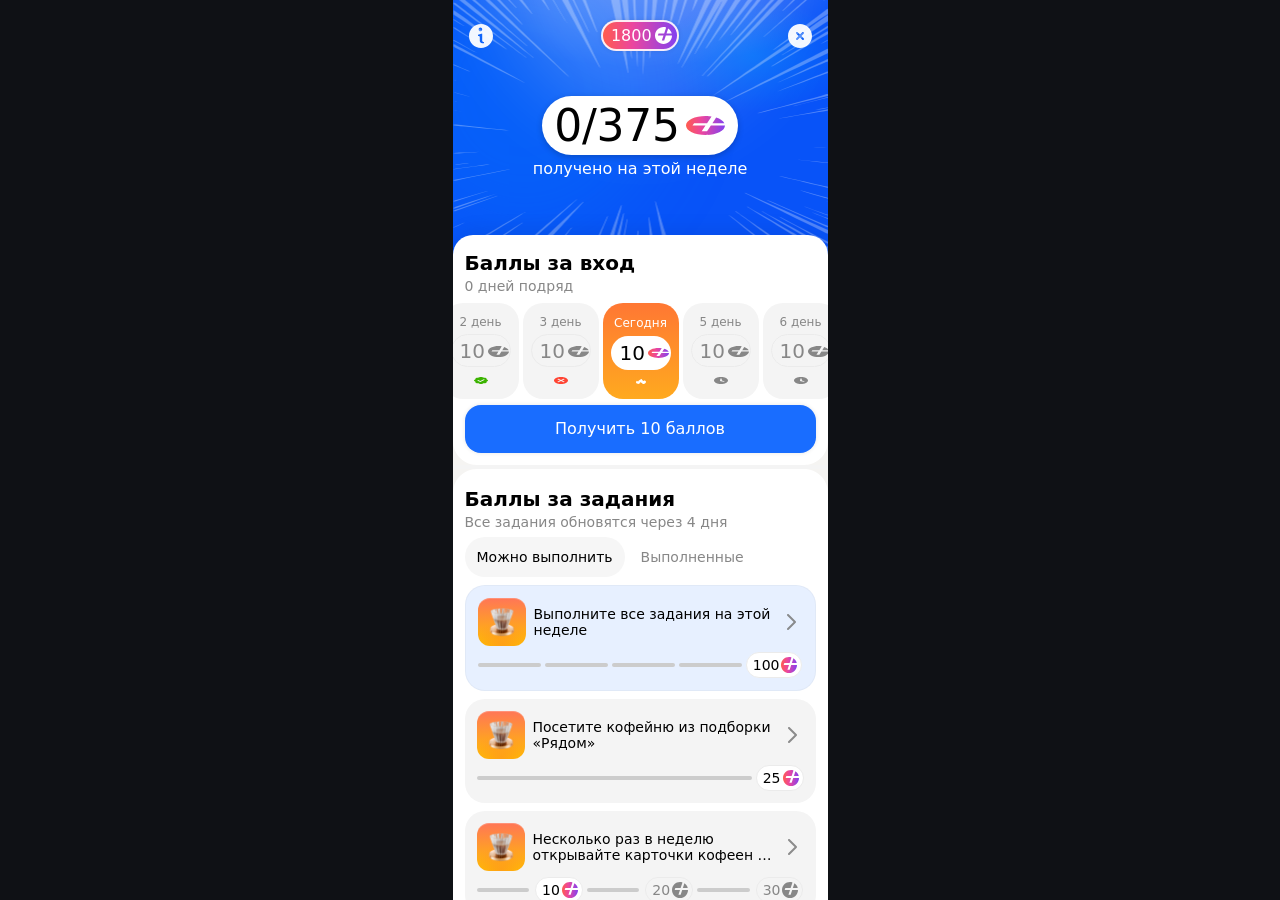
<file: index.html>
<!DOCTYPE html>
<html lang="ru">
  <head>
    <meta charset="UTF-8" />
    <meta name="viewport" content="width=device-width, initial-scale=1" />
    <title>Геймцентр</title>
    <link rel="preconnect" href="https://yastatic.net" crossorigin />
    <link rel="stylesheet" href="fonts.css" />
    <link rel="stylesheet" href="styles.css" />
    <link rel="stylesheet" href="game.css" />
  </head>
  <body>
    <div class="screen-game">
<div class="game">
      <div class="game__inner">
        <!-- basic header в герое (под белым листом); new header — только после порога скролла, над листом -->
        <div class="game-main">
        <header class="game-hero" aria-label="Прогресс за неделю">
          <div class="game-hero__decor" aria-hidden="true">
            <!-- 2277:43684 Rays — фрейм 375×251 в макете -->
            <div class="game-hero__rays">
              <img
                class="game-hero__rays-img"
                src="assets/screen/hero-rays.svg"
                alt=""
                width="375"
                height="251"
                decoding="async"
              />
            </div>
            <div class="game-hero__blob game-hero__blob--1">
              <div class="game-hero__blob-rot">
                <div class="game-hero__blob-frame">
                  <img class="game-hero__blob-img" src="assets/screen/hero-blob-1.svg" alt="" width="453" height="446" />
                </div>
              </div>
            </div>
            <div class="game-hero__blob game-hero__blob--2">
              <div class="game-hero__blob-rot">
                <div class="game-hero__blob-frame">
                  <img class="game-hero__blob-img" src="assets/screen/hero-blob-2.svg" alt="" width="453" height="446" />
                </div>
              </div>
            </div>
            <div class="game-hero__glow"></div>
          </div>
          <div class="game-header-basic">
            <button type="button" class="game-header__ico" aria-label="Справка">
              <span class="game-header__ico-stack" aria-hidden="true">
                <img
                  class="game-header__ico-img"
                  src="assets/screen/header-icon-info.svg"
                  width="24"
                  height="24"
                  alt=""
                  decoding="async"
                />
              </span>
            </button>
            <div class="game-balance">
              <div class="game-balance__pill" role="status" aria-label="Баланс баллов">
                <div class="game-balance__row">
                  <span class="game-balance__value js-header-balance-value" id="headerBalanceValue">1800</span>
                  <div class="game-balance__ico-box" aria-hidden="true">
                    <img
                      class="game-balance__ico"
                      src="assets/screen/balance-plus-glyph.svg"
                      alt=""
                      decoding="async"
                    />
                  </div>
                </div>
              </div>
            </div>
            <button type="button" class="game-header__ico" aria-label="Закрыть">
              <span class="game-header__ico-stack" aria-hidden="true">
                <img
                  class="game-header__ico-img"
                  src="assets/screen/header-icon-close.svg"
                  width="24"
                  height="24"
                  alt=""
                  decoding="async"
                />
              </span>
            </button>
          </div>
          <div class="game-hero__text">
            <h1 class="game-hero__title-sr">Выполняйте задания за баллы</h1>
            <div class="game-hero__text-inner">
              <div class="game-hero__week-block">
                <div class="game-hero__week-row">
                  <div class="game-hero__week-pill" role="status" aria-label="Прогресс за неделю по баллам">
                    <span class="game-hero__week-val js-header-week-value" id="headerWeekProgress">0/375</span>
                    <div class="game-hero__week-ico" aria-hidden="true">
                      <img
                        class="game-hero__week-ico-img"
                        src="assets/screen/week-progress-plus.svg"
                        width="44"
                        height="44"
                        alt=""
                        decoding="async"
                      />
                    </div>
                  </div>
                </div>
                <p class="game-hero__sub">получено на этой неделе</p>
              </div>
            </div>
          </div>
        </header>
        <div class="game-scroll">
        <div class="game-sheet">
          <div class="game-slab">
            <h2 class="game-slab__h">Баллы за вход</h2>
            <p class="game-slab__hint" id="dailyStreakHint">0 дней подряд</p>
          </div>
          <!-- 2277:43643 + 2282: ряд дней: YS Text Medium, токены text/secondary #878787, margin/gap/пилы по макету -->
          <div class="daily" role="list" aria-label="Серия дней">
            <div class="daily__cell daily__cell--lost" role="listitem">
              <span class="daily__day">1 день</span>
              <div class="daily__tag">
                <div class="daily__tag-line">
                  <span class="daily__tag-val">10</span>
                  <div class="daily__tag-ico-wrap" aria-hidden="true">
                    <img class="daily__tag-ico" src="assets/screen/daily-glyph-coin.svg" width="21" height="21" alt="" />
                  </div>
                </div>
              </div>
              <img
                class="daily__mark"
                src="assets/screen/daily-icon-lost.svg"
                width="14"
                height="14"
                alt=""
                decoding="async"
              />
            </div>
            <div class="daily__cell daily__cell--icondone" role="listitem">
              <span class="daily__day">2 день</span>
              <div class="daily__tag">
                <div class="daily__tag-line">
                  <span class="daily__tag-val">10</span>
                  <div class="daily__tag-ico-wrap" aria-hidden="true">
                    <img class="daily__tag-ico" src="assets/screen/daily-glyph-coin.svg" width="21" height="21" alt="" />
                  </div>
                </div>
              </div>
              <img
                class="daily__mark"
                src="assets/screen/daily-icon-done.svg"
                width="14"
                height="14"
                alt=""
                decoding="async"
              />
            </div>
            <div class="daily__cell daily__cell--lost" role="listitem">
              <span class="daily__day">3 день</span>
              <div class="daily__tag">
                <div class="daily__tag-line">
                  <span class="daily__tag-val">10</span>
                  <div class="daily__tag-ico-wrap" aria-hidden="true">
                    <img class="daily__tag-ico" src="assets/screen/daily-glyph-coin.svg" width="21" height="21" alt="" />
                  </div>
                </div>
              </div>
              <img
                class="daily__mark"
                src="assets/screen/daily-icon-lost.svg"
                width="14"
                height="14"
                alt=""
                decoding="async"
              />
            </div>
            <div
              class="daily__cell daily__cell--today"
              id="dailyCellToday"
              role="listitem"
              data-claimed="false"
              aria-label="Серия, сегодня"
            >
              <span class="daily__day">Сегодня</span>
              <div class="daily__tag">
                <div class="daily__tag-line">
                  <span class="daily__tag-val">10</span>
                  <div class="daily__tag-ico-wrap" aria-hidden="true">
                    <img
                      class="daily__tag-ico"
                      id="dailyCellTodayGlyph"
                      src="assets/screen/daily-glyph-coin-today.svg"
                      width="21"
                      height="21"
                      alt=""
                    />
                  </div>
                </div>
              </div>
              <img
                class="daily__mark daily__mark--flame"
                id="dailyCellTodayMark"
                src="assets/screen/daily-icon-flame.svg"
                width="10"
                height="10"
                alt=""
                decoding="async"
                aria-hidden="true"
              />
            </div>
            <div class="daily__cell daily__cell--iconnext" role="listitem">
              <span class="daily__day">5 день</span>
              <div class="daily__tag">
                <div class="daily__tag-line">
                  <span class="daily__tag-val">10</span>
                  <div class="daily__tag-ico-wrap" aria-hidden="true">
                    <img class="daily__tag-ico" src="assets/screen/daily-glyph-coin.svg" width="21" height="21" alt="" />
                  </div>
                </div>
              </div>
              <img
                class="daily__mark"
                src="assets/screen/daily-icon-next.svg"
                width="14"
                height="14"
                alt=""
                decoding="async"
              />
            </div>
            <div class="daily__cell daily__cell--iconnext" role="listitem">
              <span class="daily__day">6 день</span>
              <div class="daily__tag">
                <div class="daily__tag-line">
                  <span class="daily__tag-val">10</span>
                  <div class="daily__tag-ico-wrap" aria-hidden="true">
                    <img class="daily__tag-ico" src="assets/screen/daily-glyph-coin.svg" width="21" height="21" alt="" />
                  </div>
                </div>
              </div>
              <img
                class="daily__mark"
                src="assets/screen/daily-icon-next.svg"
                width="14"
                height="14"
                alt=""
                decoding="async"
              />
            </div>
            <div class="daily__cell daily__cell--iconnext" role="listitem">
              <span class="daily__day">7 день</span>
              <div class="daily__tag">
                <div class="daily__tag-line">
                  <span class="daily__tag-val">10</span>
                  <div class="daily__tag-ico-wrap" aria-hidden="true">
                    <img class="daily__tag-ico" src="assets/screen/daily-glyph-coin.svg" width="21" height="21" alt="" />
                  </div>
                </div>
              </div>
              <img
                class="daily__mark"
                src="assets/screen/daily-icon-next.svg"
                width="14"
                height="14"
                alt=""
                decoding="async"
              />
            </div>
          </div>
          <button type="button" class="daily-cta js-award-claim" id="getDailyBtn" data-reward="10">Получить 10 баллов</button>
          <div class="game-dsep" role="separator" aria-hidden="true">
            <span class="game-dsep__corner game-dsep__corner--tl"
              ><img src="assets/screen/game-dsep-corner-tl.svg" width="32" height="32" alt="" decoding="async"
            /></span>
            <span class="game-dsep__corner game-dsep__corner--tr"
              ><img src="assets/screen/game-dsep-corner-tr.svg" width="32" height="32" alt="" decoding="async"
            /></span>
            <span class="game-dsep__corner game-dsep__corner--bl"
              ><img src="assets/screen/game-dsep-corner-bl.svg" width="32" height="32" alt="" decoding="async"
            /></span>
            <span class="game-dsep__corner game-dsep__corner--br"
              ><img src="assets/screen/game-dsep-corner-br.svg" width="32" height="32" alt="" decoding="async"
            /></span>
          </div>
          <section class="weekly" aria-labelledby="weekly-h">
            <div class="weekly__head">
              <h2 id="weekly-h" class="weekly__title">Баллы за задания</h2>
              <p class="weekly__hint">Все задания обновятся через 4 дня</p>
            </div>
            <div class="task-tabs">
              <div class="task-tabs__track" role="tablist" aria-label="Типы заданий">
                <button type="button" class="task-tabs__tab" role="tab" id="tab-avail" aria-selected="true" aria-controls="task-panel-available" tabindex="0">Можно выполнить</button>
                <button type="button" class="task-tabs__tab" role="tab" id="tab-finished" aria-selected="false" aria-controls="task-panel-done" tabindex="-1">Выполненные</button>
              </div>
            </div>
            <div class="task-panels">
              <div class="task-list task-panel" id="task-panel-available" role="tabpanel" aria-labelledby="tab-avail">
                
                <article
                  class="award-card award-card--active award-card--spotlight award-card--task-cursor award-card--task-cursor--active"
                  data-state="active"
                  data-task="spotlight"
                  data-task-title="Выполните все задания на этой неделе"
                  data-task-detail-desc="Выполните все задания из списка ниже — после этого можно будет получить награду главного задания."
                  data-task-detail-steps="Откройте раздел «Можно выполнить»|Выполните каждое простое и многоэтапное задание|Нажмите «Получить» за награду каждого задания"
                  aria-label="Главное задание недели: все задания выполнены"
                >
                  <div class="award-card__top">
                    <div class="award-card__row award-card__row--tight">
                      <div class="award-card__icon-wrap" aria-hidden="true">
                        <div class="award-card__icon-bg">
                          <div class="award-card__icon-inner">
                            <img class="award-card__icon-img" src="assets/coffee.png" width="32" height="32" alt="" decoding="async" />
                          </div>
                        </div>
                      </div>
                      <div class="award-card__list-block">
                        <p class="award-card__title">Выполните все задания на этой неделе</p>
                        <button type="button" class="award-card__link" aria-label="Подробнее">
                          <img class="award-card__chev" src="assets/chevron.svg" width="9" height="16" alt="" />
                        </button>
                      </div>
                    </div>
                  </div>
                  <div class="award-card__progress award-card__progress--quad award-card__progress--spotlight" aria-hidden="true">
                    <div class="award-card__qseg award-card__qseg--spotlight">
                      <div class="award-card__dbar award-card__dbar--spotlight js-dbar-early" data-idx="0"></div>
                    </div>
                    <div class="award-card__qseg award-card__qseg--spotlight">
                      <div class="award-card__dbar award-card__dbar--spotlight js-dbar-early" data-idx="1"></div>
                    </div>
                    <div class="award-card__qseg award-card__qseg--spotlight">
                      <div class="award-card__dbar award-card__dbar--spotlight js-dbar-early" data-idx="2"></div>
                    </div>
                    <div class="award-card__qseg award-card__qseg--spotlight award-card__qseg--track">
                      <div class="award-card__dbar award-card__dbar--spotlight">
                        <div class="award-card__dbar-fill award-card__dbar-fill--quad js-spotbar-last" style="width: 0%"></div>
                      </div>
                    </div>
                    <div class="award-card__tag award-card__tag--on award-card__tag--end award-card__tag--spotlight">
                      <span class="award-card__tag-val">100</span>
                      <img
                        class="award-card__tag-ico"
                        src="assets/screen/award-coin-glyph-warm.svg"
                        width="16"
                        height="16"
                        alt=""
                        decoding="async"
                      />
                    </div>
                  </div>
                  <div class="award-card__footer js-spot-claim-footer" hidden>
                    <button
                      type="button"
                      class="award-card__primary js-award-claim js-task-claim"
                      data-reward="100"
                    >
                      Получить 100 баллов
                    </button>
                  </div>
                </article>
                <article
                  class="award-card award-card--active award-card--task-cursor award-card--task-cursor--active"
                  data-state="active"
                  data-task="extra1"
                  data-task-title="Посетите кофейню из подборки «Рядом»"
                  data-task-detail-desc="Откройте карточку кофейни из подборки «Рядом» — так мы поймём, что вы воспользовались подсказкой."
                  data-task-detail-steps="Перейдите на главный экран карт|Откройте подборку «Рядом»|Выберите кофейню и откройте её карточку"
                  aria-label="Простое задание: визит в кофейню"
                >
                  <div class="award-card__top">
                    <div class="award-card__row award-card__row--tight">
                      <div class="award-card__icon-wrap" aria-hidden="true">
                        <div class="award-card__icon-bg">
                          <div class="award-card__icon-inner">
                            <img class="award-card__icon-img" src="assets/coffee.png" width="32" height="32" alt="" />
                          </div>
                        </div>
                      </div>
                      <div class="award-card__list-block">
                        <p class="award-card__title">Посетите кофейню из подборки «Рядом»</p>
                        <button type="button" class="award-card__link" aria-label="Подробнее">
                          <img class="award-card__chev" src="assets/chevron.svg" width="9" height="16" alt="" />
                        </button>
                      </div>
                    </div>
                  </div>
                  <div class="award-card__progress award-card__progress--bonus" aria-hidden="true">
                    <div class="award-card__qseg award-card__qseg--track award-card__bonus-qseg">
                      <div class="award-card__dbar">
                        <div class="award-card__dbar-fill award-card__dbar-fill--quad js-simple-task-bar-fill" style="width: 0%"></div>
                      </div>
                    </div>
                    <div class="award-card__tag award-card__tag--on award-card__tag--end">
                      <span class="award-card__tag-val js-extra-tag-val">25</span>
                      <img
                        class="award-card__tag-ico"
                        src="assets/screen/award-coin-glyph-warm.svg"
                        width="16"
                        height="16"
                        alt=""
                        decoding="async"
                      />
                    </div>
                  </div>
                  <div class="award-card__footer js-generic-claim-footer" hidden>
                    <button type="button" class="award-card__primary js-award-claim js-task-claim" data-reward="25">
                      Получить 25 баллов
                    </button>
                  </div>
                </article>
                <article
                  class="award-card award-card--active award-card--task-cursor award-card--task-cursor--active"
                  data-state="active"
                  data-task="milestone"
                  data-task-detail-desc="Несколько раз в неделю открывайте карточки кофеен — на карте или из поиска. За каждый этап начисляются баллы."
                  data-task-detail-steps="Найдите кофейню на карте или через поиск|Откройте карточку организации|Повторите нужное число раз за неделю"
                  data-task-detail-stage-hints="Первый визит за неделю: откройте карточку любой кофейни — засчитается этап на 10 баллов.|||Второй визит в другой день или у другой точки — этап на 20 баллов.|||Третий визит за неделю — этап на 30 баллов, после него задание выполнено."
                  data-task-detail-step-labels="1 кофейня|||2 кофейня|||3 кофейня"
                  aria-label="Этапы наград"
                >
                  <div class="award-card__top">
                    <div class="award-card__row award-card__row--tight">
                      <div class="award-card__icon-wrap" aria-hidden="true">
                        <div class="award-card__icon-bg">
                          <div class="award-card__icon-inner">
                            <img class="award-card__icon-img" src="assets/coffee.png" width="32" height="32" alt="" />
                          </div>
                        </div>
                      </div>
                      <div class="award-card__list-block">
                        <p class="award-card__title">
                          Несколько раз в неделю открывайте карточки кофеен — любые точки на карте
                        </p>
                        <button type="button" class="award-card__link" aria-label="Подробнее">
                          <img class="award-card__chev" src="assets/chevron.svg" width="9" height="16" alt="" />
                        </button>
                      </div>
                    </div>
                  </div>
                  <div class="award-card__progress" aria-hidden="true">
                    <div class="award-card__seg">
                      <div class="award-card__bar js-mile-bar" data-idx="0"></div>
                      <div class="award-card__tag award-card__tag--on">
                        <span class="award-card__tag-val">10</span>
                        <img
                          class="award-card__tag-ico"
                          src="assets/screen/award-coin-glyph-warm.svg"
                          width="16"
                          height="16"
                          alt=""
                          decoding="async"
                        />
                      </div>
                    </div>
                    <div class="award-card__seg">
                      <div class="award-card__bar js-mile-bar" data-idx="1"></div>
                      <div class="award-card__tag">
                        <span class="award-card__tag-val">20</span>
                        <img
                          class="award-card__tag-ico"
                          src="assets/screen/award-coin-glyph-muted.svg"
                          width="16"
                          height="16"
                          alt=""
                          decoding="async"
                        />
                      </div>
                    </div>
                    <div class="award-card__seg">
                      <div class="award-card__bar js-mile-bar" data-idx="2"></div>
                      <div class="award-card__tag">
                        <span class="award-card__tag-val">30</span>
                        <img
                          class="award-card__tag-ico"
                          src="assets/screen/award-coin-glyph-muted.svg"
                          width="16"
                          height="16"
                          alt=""
                          decoding="async"
                        />
                      </div>
                    </div>
                  </div>
                  <div class="award-card__footer js-mile-claim-footer" hidden>
                    <button
                      type="button"
                      class="award-card__primary js-award-claim js-task-claim"
                      data-reward="10"
                    >
                      Получить 10 баллов
                    </button>
                  </div>
                </article>
                <article
                  class="award-card award-card--active award-card--task-cursor award-card--task-cursor--active"
                  data-state="active"
                  data-task="multi1"
                  data-task-title="Отзывы в течение недели — семь этапов наград"
                  data-task-detail-desc="Оставляйте отзывы о посещениях в течение недели — награда начисляется за каждый этап."
                  data-task-detail-steps="Откройте карточку места, где вы были|Оставьте отзыв|Дождитесь засчитанного этапа и получите баллы"
                  data-task-detail-stage-hints="Первый отзыв за неделю — 10 баллов за этап.|||Второй отзыв — ещё 10 баллов.|||Третий отзыв — 10 баллов.|||Четвёртый отзыв — 10 баллов.|||Пятый отзыв — 10 баллов.|||Шестой отзыв — 10 баллов.|||Седьмой отзыв — 20 баллов, после него задание завершено."
                  data-task-detail-step-labels="1-й отзыв|||2-й отзыв|||3-й отзыв|||4-й отзыв|||5-й отзыв|||6-й отзыв|||7-й отзыв"
                  aria-label="Этапы за отзывы: семь шагов"
                >
                  <div class="award-card__top">
                    <div class="award-card__row award-card__row--tight">
                      <div class="award-card__icon-wrap" aria-hidden="true">
                        <div class="award-card__icon-bg">
                          <div class="award-card__icon-inner">
                            <img class="award-card__icon-img" src="assets/coffee.png" width="32" height="32" alt="" />
                          </div>
                        </div>
                      </div>
                      <div class="award-card__list-block">
                        <p class="award-card__title">Отзывы в течение недели — семь этапов наград</p>
                        <button type="button" class="award-card__link" aria-label="Подробнее">
                          <img class="award-card__chev" src="assets/chevron.svg" width="9" height="16" alt="" />
                        </button>
                      </div>
                    </div>
                  </div>
                  <div class="award-card__progress award-card__progress--scroll" aria-hidden="true">
                    <div class="award-card__seg">
                      <div class="award-card__bar js-mile-bar" data-idx="0"></div>
                      <div class="award-card__tag award-card__tag--on">
                        <span class="award-card__tag-val">10</span>
                        <img
                          class="award-card__tag-ico"
                          src="assets/screen/award-coin-glyph-warm.svg"
                          width="16"
                          height="16"
                          alt=""
                          decoding="async"
                        />
                      </div>
                    </div>
                    <div class="award-card__seg">
                      <div class="award-card__bar js-mile-bar" data-idx="1"></div>
                      <div class="award-card__tag">
                        <span class="award-card__tag-val">10</span>
                        <img
                          class="award-card__tag-ico"
                          src="assets/screen/award-coin-glyph-muted.svg"
                          width="16"
                          height="16"
                          alt=""
                          decoding="async"
                        />
                      </div>
                    </div>
                    <div class="award-card__seg">
                      <div class="award-card__bar js-mile-bar" data-idx="2"></div>
                      <div class="award-card__tag">
                        <span class="award-card__tag-val">10</span>
                        <img
                          class="award-card__tag-ico"
                          src="assets/screen/award-coin-glyph-muted.svg"
                          width="16"
                          height="16"
                          alt=""
                          decoding="async"
                        />
                      </div>
                    </div>
                    <div class="award-card__seg">
                      <div class="award-card__bar js-mile-bar" data-idx="3"></div>
                      <div class="award-card__tag">
                        <span class="award-card__tag-val">10</span>
                        <img
                          class="award-card__tag-ico"
                          src="assets/screen/award-coin-glyph-muted.svg"
                          width="16"
                          height="16"
                          alt=""
                          decoding="async"
                        />
                      </div>
                    </div>
                    <div class="award-card__seg">
                      <div class="award-card__bar js-mile-bar" data-idx="4"></div>
                      <div class="award-card__tag">
                        <span class="award-card__tag-val">10</span>
                        <img
                          class="award-card__tag-ico"
                          src="assets/screen/award-coin-glyph-muted.svg"
                          width="16"
                          height="16"
                          alt=""
                          decoding="async"
                        />
                      </div>
                    </div>
                    <div class="award-card__seg">
                      <div class="award-card__bar js-mile-bar" data-idx="5"></div>
                      <div class="award-card__tag">
                        <span class="award-card__tag-val">10</span>
                        <img
                          class="award-card__tag-ico"
                          src="assets/screen/award-coin-glyph-muted.svg"
                          width="16"
                          height="16"
                          alt=""
                          decoding="async"
                        />
                      </div>
                    </div>
                    <div class="award-card__seg">
                      <div class="award-card__bar js-mile-bar" data-idx="6"></div>
                      <div class="award-card__tag">
                        <span class="award-card__tag-val">20</span>
                        <img
                          class="award-card__tag-ico"
                          src="assets/screen/award-coin-glyph-muted.svg"
                          width="16"
                          height="16"
                          alt=""
                          decoding="async"
                        />
                      </div>
                    </div>
                  </div>
                  <div class="award-card__footer js-mile-claim-footer" hidden>
                    <button
                      type="button"
                      class="award-card__primary js-award-claim js-task-claim"
                      data-reward="10"
                    >
                      Получить 10 баллов
                    </button>
                  </div>
                </article>
                <article
                  class="award-card award-card--active award-card--task-cursor award-card--task-cursor--active"
                  data-state="active"
                  data-task="bonus"
                  data-task-title="Откройте экран «Акции недели»"
                  data-task-detail-desc="Один раз за неделю откройте экран с акциями — этого достаточно, чтобы задание засчиталось."
                  data-task-detail-steps="Откройте меню или раздел «Акции недели»|Просмотрите подборку|Вернитесь к заданию и нажмите «Получить»"
                  aria-label="Простое задание: акции недели"
                >
                  <div class="award-card__top">
                    <div class="award-card__row award-card__row--tight">
                      <div class="award-card__icon-wrap" aria-hidden="true">
                        <div class="award-card__icon-bg">
                          <div class="award-card__icon-inner">
                            <img class="award-card__icon-img" src="assets/coffee.png" width="32" height="32" alt="" />
                          </div>
                        </div>
                      </div>
                      <div class="award-card__list-block">
                        <p class="award-card__title">Откройте экран «Акции недели»</p>
                        <button type="button" class="award-card__link" aria-label="Подробнее">
                          <img class="award-card__chev" src="assets/chevron.svg" width="9" height="16" alt="" />
                        </button>
                      </div>
                    </div>
                  </div>
                  <div class="award-card__progress award-card__progress--bonus" aria-hidden="true">
                    <div class="award-card__qseg award-card__qseg--track award-card__bonus-qseg">
                      <div class="award-card__dbar">
                        <div
                          class="award-card__dbar-fill award-card__dbar-fill--quad js-bonus-bar-fill"
                          style="width: 0%"
                        ></div>
                      </div>
                    </div>
                    <div class="award-card__tag award-card__tag--on award-card__tag--end">
                      <span class="award-card__tag-val">40</span>
                      <img
                        class="award-card__tag-ico"
                        src="assets/screen/award-coin-glyph-warm.svg"
                        width="16"
                        height="16"
                        alt=""
                        decoding="async"
                      />
                    </div>
                  </div>
                  <div class="award-card__footer js-bonus-claim-footer" hidden>
                    <button
                      type="button"
                      class="award-card__primary js-award-claim js-task-claim"
                      data-reward="40"
                    >
                      Получить 40 баллов
                    </button>
                  </div>
                </article>
              
              </div>
              <div class="task-list task-panel" id="task-panel-done" role="tabpanel" hidden aria-labelledby="tab-finished">
                <p class="task-panel-empty js-task-done-empty">Пока нет выполненных наград за эту неделю.</p>
              </div>
            </div>
          </section>
        </div>
        </div>
        <div class="game-header-new" aria-hidden="true">
          <div class="game-header-new__frost" aria-hidden="true"></div>
          <div class="game-header-new__row">
            <button type="button" class="game-header__ico" aria-label="Справка">
              <span class="game-header__ico-stack" aria-hidden="true">
                <img
                  class="game-header__ico-img"
                  src="assets/screen/header-icon-info-secondary.svg"
                  width="24"
                  height="24"
                  alt=""
                  decoding="async"
                />
              </span>
            </button>
            <div class="game-balance">
              <div
                class="game-balance__pill game-header-new__week-pill"
                role="status"
                aria-label="Прогресс за неделю по баллам"
              >
                <div class="game-balance__row">
                  <span class="game-balance__value js-header-week-value">0/375</span>
                  <div class="game-balance__ico-box" aria-hidden="true">
                    <img
                      class="game-balance__ico"
                      src="assets/screen/week-progress-plus.svg"
                      alt=""
                      decoding="async"
                    />
                  </div>
                </div>
              </div>
            </div>
            <button type="button" class="game-header__ico" aria-label="Закрыть">
              <span class="game-header__ico-stack" aria-hidden="true">
                <img
                  class="game-header__ico-img"
                  src="assets/screen/header-icon-close-secondary.svg"
                  width="24"
                  height="24"
                  alt=""
                  decoding="async"
                />
              </span>
            </button>
          </div>
        </div>
        </div>
      </div>
    </div>
    </div>

    <div id="taskDetailRoot" class="task-detail" hidden>
      <div class="task-detail__backdrop" tabindex="-1" aria-hidden="true"></div>
      <div
        class="task-detail__sheet"
        role="dialog"
        aria-modal="true"
        aria-labelledby="taskDetailHeading"
      >
        <!-- Figma Task Details / Header 2286:16970: h 157, белая подложка только снизу 94px, иконка 132px −8° «вылетает» в зону оверлея -->
        <div class="task-detail__hero" aria-hidden="true">
          <div class="task-detail__hero-cap"></div>
          <div class="task-detail__icon-rot">
            <div class="task-detail__icon-bg">
              <div class="task-detail__icon-inner">
                <img
                  class="task-detail__icon-img"
                  id="taskDetailHeroImg"
                  src="assets/coffee.png"
                  width="64"
                  height="64"
                  alt=""
                  decoding="async"
                />
              </div>
            </div>
          </div>
        </div>
        <div class="task-detail__scroll">
          <div class="task-detail__block task-detail__block--text">
            <h2 id="taskDetailHeading" class="task-detail__heading"></h2>
            <p class="task-detail__lead" id="taskDetailLead" hidden></p>
            <p class="task-detail__step-meta" id="taskDetailStepMeta" hidden></p>
            <p class="task-detail__stage-hint" id="taskDetailStageHint" hidden></p>
          </div>
          <div class="task-detail__instr" id="taskDetailInstr" hidden>
            <button type="button" class="task-detail__instr-toggle" id="taskDetailInstrToggle" aria-expanded="false">
              Инструкция к заданию
            </button>
            <ol class="task-detail__steps" id="taskDetailSteps" hidden></ol>
          </div>
          <!-- Figma 2292:16984 TaskDetailsComposite — список этапов для многошаговых -->
          <div class="task-detail__composite" id="taskDetailComposite" hidden aria-label="Этапы задания"></div>
          <div class="task-detail__gift-block" id="taskDetailGift">
            <div class="task-detail__sep" aria-hidden="true"></div>
            <div class="task-detail__gift-row">
              <div class="task-detail__gift-copy">
                <p class="task-detail__gift-label">Подарок за выполнение</p>
                <p class="task-detail__gift-status" id="taskDetailGiftStatus"></p>
              </div>
              <div class="task-detail__gift-tag" id="taskDetailGiftTag">
                <span class="task-detail__gift-val" id="taskDetailGiftVal"></span>
                <img
                  class="task-detail__gift-ico"
                  id="taskDetailGiftIco"
                  src="assets/screen/award-coin-glyph-warm.svg"
                  width="16"
                  height="16"
                  alt=""
                  decoding="async"
                />
              </div>
            </div>
          </div>
          <div class="task-detail__actions">
            <button type="button" class="task-detail__btn" id="taskDetailAction"></button>
          </div>
          <div class="task-detail__home-bar" aria-hidden="true"><span class="task-detail__home-bar-pill"></span></div>
        </div>
      </div>
    </div>

    <script src="haptics.js"></script>
    <script src="coins.js"></script>
    <script src="tasks.js"></script>
    <script src="game.js"></script>
    <script src="daily-claim.js"></script>
  </body>
</html>
</file>
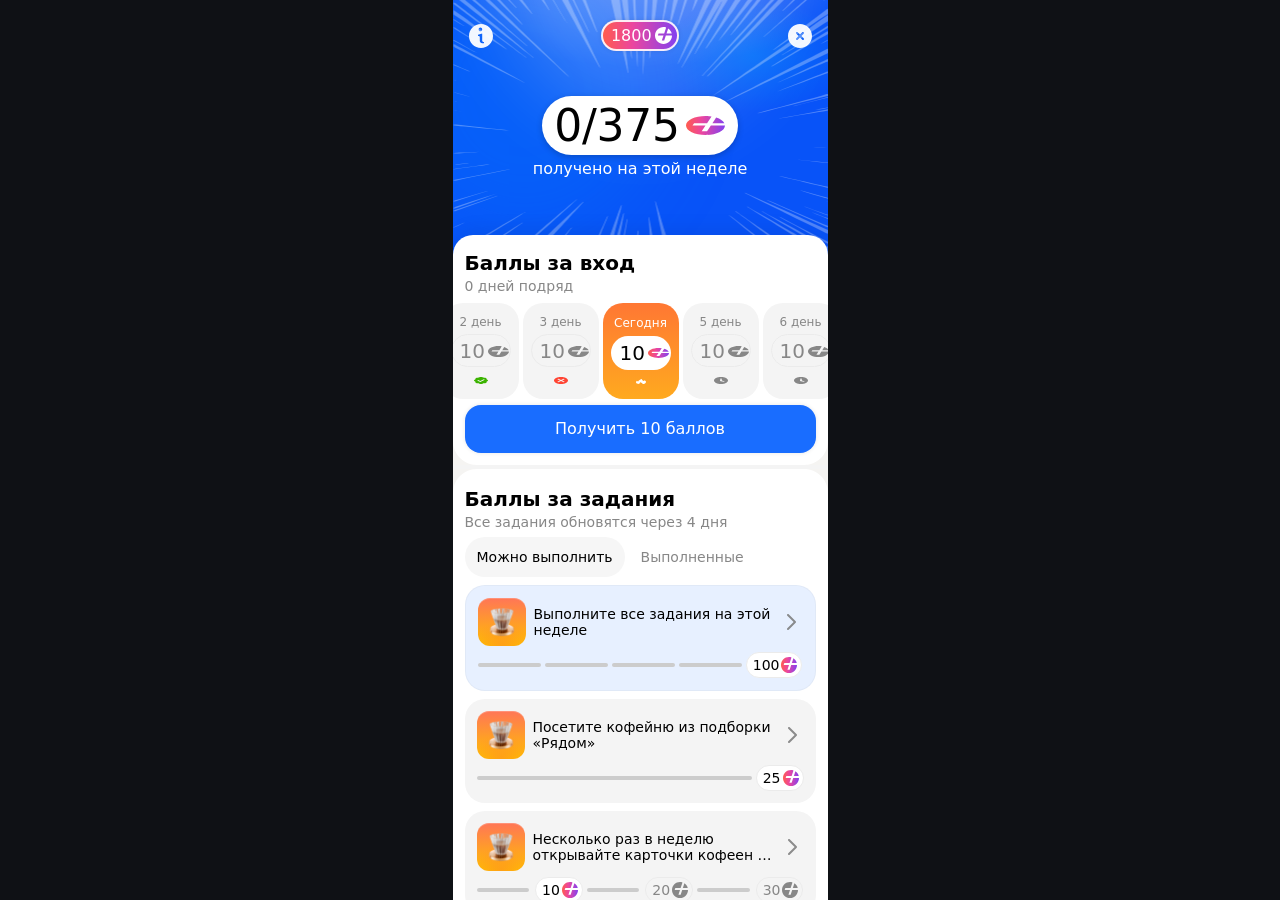
<file: game.html>
<!DOCTYPE html>
<html lang="ru">
  <head>
    <meta charset="UTF-8" />
    <meta name="viewport" content="width=device-width, initial-scale=1" />
    <title>Геймцентр</title>
    <script>
      location.replace("index.html");
    </script>
    <noscript>
      <meta http-equiv="refresh" content="0; url=index.html" />
    </noscript>
  </head>
  <body>
    <p><a href="index.html">Открыть Геймцентр</a></p>
  </body>
</html>
</file>
<file: fonts.css>
/* YS Text (не Cond) — контент, карточки, кроме .game-hero */
@font-face {
  font-family: "YS Text";
  font-style: normal;
  font-weight: 400;
  font-display: swap;
  src: url("https://yastatic.net/s3/home/fonts/ys/4/text-regular.woff2") format("woff2");
}

@font-face {
  font-family: "YS Text";
  font-style: normal;
  font-weight: 500;
  font-display: swap;
  src: url("https://yastatic.net/s3/home/fonts/ys/4/text-medium.woff2") format("woff2");
}

@font-face {
  font-family: "YS Text";
  font-style: normal;
  font-weight: 700;
  font-display: swap;
  src: url("https://yastatic.net/s3/home/fonts/ys/4/text-bold.woff2") format("woff2");
}

@font-face {
  font-family: "YS Text";
  font-style: normal;
  font-weight: 800;
  font-display: swap;
  src: url("https://yastatic.net/s3/home/fonts/ys/4/text-heavy.woff2") format("woff2");
}

/* YS Text Cond (Яндекс) — только шапка .game-hero */
@font-face {
  font-family: "YS Text Cond";
  font-style: normal;
  font-weight: 400;
  font-display: swap;
  src: url("https://yastatic.net/s3/home/fonts/ys/4/text-cond-regular.woff2") format("woff2");
}

@font-face {
  font-family: "YS Text Cond";
  font-style: normal;
  font-weight: 500;
  font-display: swap;
  src: url("https://yastatic.net/s3/home/fonts/ys/4/text-cond-medium.woff2") format("woff2");
}

@font-face {
  font-family: "YS Text Cond";
  font-style: normal;
  font-weight: 700;
  font-display: swap;
  src: url("https://yastatic.net/s3/home/fonts/ys/4/text-cond-bold.woff2") format("woff2");
}

/* Heavy в вёрстке Яндекса = крупные цифры, маппим на 800 */
@font-face {
  font-family: "YS Text Cond";
  font-style: normal;
  font-weight: 800;
  font-display: swap;
  src: url("https://yastatic.net/s3/home/fonts/ys/4/text-cond-heavy.woff2") format("woff2");
}

:root {
  --text-color-bg: #fff;
}
</file>
<file: styles.css>
:root {
  --bg: #0f1115;
  --text: #e8eaed;
}

* {
  box-sizing: border-box;
}

html {
  height: 100%;
}

body {
  height: 100%;
  max-height: 100%;
  margin: 0;
  font-family: "YS Text", system-ui, -apple-system, "Segoe UI", Roboto, sans-serif;
  background: var(--bg);
  color: var(--text);
  overflow: hidden;
  -webkit-font-smoothing: antialiased;
}

.stage {
  position: relative;
  min-height: 100%;
  display: flex;
  align-items: flex-start;
  justify-content: center;
  padding: 24px 16px 40px;
  background: radial-gradient(ellipse 80% 60% at 50% 40%, #1a1f2e 0%, var(--bg) 55%);
}

.stage__stack {
  display: flex;
  flex-direction: column;
  align-items: center;
  gap: 20px;
  width: 100%;
  max-width: 400px;
}

/* --- Карточка: Figma Award Item / Compact, состояния 2277:43610 --- */
.award-card {
  --award-text: #000;
  --award-success: #3bb300;
  --award-alert: #f43;
  --award-muted: #878787;
  --award-sep: #ebebeb;
  --award-track: #ccc;
  --award-cta: #196dff;
  --award-cta-hover: #3b7fff;

  width: 100%;
  max-width: 335px;
  border-radius: 20px;
  padding: 12px;
  display: flex;
  flex-direction: column;
  z-index: 2;
  box-shadow: 0 8px 32px rgba(0, 0, 0, 0.28);
  user-select: text;
}

.award-card--active {
  background: #f4f4f4;
  gap: 0;
}

.award-card--done,
.award-card--close {
  background: rgba(59, 179, 0, 0.1);
}

.award-card--done {
  gap: 6px;
}

.award-card--close,
.award-card--lost {
  gap: 0;
}

.award-card--lost {
  background: rgba(255, 68, 51, 0.1);
}

.award-card__row {
  display: flex;
  align-items: flex-start;
  gap: 12px;
  width: 100%;
}

.award-card--close .award-card__row {
  align-items: center;
}

/* 2277:43613 / List-Item: 8px между иконкой 48 и блоком текста */
.award-card__row--tight {
  align-items: center;
  gap: 8px;
}

.award-card__icon-wrap {
  flex-shrink: 0;
}

.award-card__icon-bg {
  width: 48px;
  height: 48px;
  border-radius: 12px;
  display: flex;
  align-items: center;
  justify-content: center;
  padding: 0 8px;
  /* 2277: — линейный + радиальный слой как в Figma (иконка кофе) */
  background:
    radial-gradient(110% 95% at 50% 100%, rgba(255, 119, 51, 0.42) 0%, rgba(255, 191, 0, 0) 55%),
    linear-gradient(180deg, #ff7657 0%, #ffbf00 100%);
  box-shadow: inset 0 1px 0 rgba(255, 255, 255, 0.2);
}

.award-card__icon-inner {
  display: flex;
  align-items: center;
  justify-content: center;
  width: 32px;
  height: 32px;
  overflow: hidden;
  border-radius: 6px;
}

.award-card__icon-img {
  display: block;
  width: 32px;
  height: 32px;
  object-fit: cover;
  object-position: center;
}

.award-card__list-block {
  flex: 1 1 0;
  min-width: 0;
  display: flex;
  align-items: center;
  gap: 0;
  padding: 8px 0 8px 8px;
}

.award-card__row--tight .award-card__list-block {
  align-items: center;
  /* Выровнять заголовок по вертикали с иконкой 48px: без лишнего padding сверху/снизу; отступ от иконки только через gap ряда (8px) */
  padding-top: 0;
  padding-bottom: 0;
  padding-left: 0;
}

.award-card__list-block .award-card__title {
  flex: 1 1 0;
  min-width: 0;
}

.award-card__list-block .award-card__link {
  flex-shrink: 0;
  align-self: center;
  min-height: 20px;
  min-width: 24px;
  padding: 0 0 0 4px;
}

.award-card__copy {
  flex: 1 1 0;
  min-width: 0;
  display: flex;
  flex-direction: column;
  align-items: flex-start;
  gap: 2px;
  justify-content: center;
}

.award-card__copy--bundle {
  flex: 1 1 0;
  min-width: 0;
  gap: 4px;
  padding-left: 8px;
  box-sizing: border-box;
}

.award-card__status-line {
  display: flex;
  flex-wrap: wrap;
  align-items: center;
  gap: 3px;
  max-width: 100%;
}

.award-card__meta {
  display: flex;
  align-items: center;
  gap: 2px;
}

.award-card__sep {
  font-size: 12px;
  line-height: 14px;
  font-weight: 500;
  color: var(--award-muted);
  font-family: "YS Text", system-ui, sans-serif;
  font-synthesis: none;
}

.award-card--close .award-card__sep {
  color: var(--award-success);
}

.award-card__points {
  display: inline-flex;
  align-items: center;
  gap: 1px;
}

.award-card__points-txt {
  font-size: 12px;
  line-height: 14px;
  font-weight: 500;
  color: var(--award-muted);
  font-family: "YS Text", system-ui, sans-serif;
  font-synthesis: none;
  font-feature-settings: "tnum" 0, "pnum" 1, "lnum" 1, "onum" 0;
  white-space: nowrap;
}

.award-card--close .award-card__points-txt {
  color: var(--award-success);
}

.award-card__lost-ico {
  display: flex;
  align-items: center;
  justify-content: center;
  width: 11px;
  height: 14px;
  flex-shrink: 0;
}

.award-card__lost-ico img {
  display: block;
  width: 14px;
  height: 14px;
}

.award-card__check-wrap {
  display: flex;
  align-items: center;
  justify-content: center;
  width: 11px;
  height: 11px;
  flex-shrink: 0;
}

.award-card__check {
  display: block;
  width: 11px;
  height: 11px;
}

/* Medium, капшены (12/14) */
.award-card__status {
  font-family: "YS Text", system-ui, -apple-system, "Segoe UI", Roboto, sans-serif;
  font-size: 12px;
  line-height: 14px;
  font-style: normal;
  font-weight: 500;
  font-synthesis: none;
  font-feature-settings: "tnum" 0, "pnum" 1, "lnum" 1, "onum" 0;
  white-space: nowrap;
}

.award-card__status--ok {
  color: var(--award-success);
}

.award-card__status--bad {
  color: var(--award-alert);
}

.award-card__title {
  margin: 0;
  font-size: 14px;
  line-height: 16px;
  font-weight: 500;
  color: var(--award-text);
  font-feature-settings: "tnum" 0, "pnum" 1, "lnum" 1, "onum" 0;
}

/* Active: прогресс 10–20–30 */
.award-card__progress {
  display: flex;
  align-items: center;
  gap: 4px;
  width: 100%;
  margin-top: 6px;
}

/* Больше трёх этапов: прогресс крутится по горизонтали (~3 сегмента + кусок 4-го); скроллбар скрыт */
.award-card__progress--scroll {
  flex-wrap: nowrap;
  overflow-x: auto;
  overflow-y: hidden;
  -webkit-overflow-scrolling: touch;
  overscroll-behavior-x: contain;
  scrollbar-width: none;
  margin-left: 0;
  margin-right: 0;
}

.award-card__progress--scroll::-webkit-scrollbar {
  display: none;
}

/* 3 полных сегмента + ~20% четвёртого: (100% − 3×gap) / 3.2 */
.award-card__progress--scroll .award-card__seg {
  flex: 0 0 calc((100% - 12px) / 3.2);
  min-width: calc((100% - 12px) / 3.2);
  box-sizing: border-box;
}

.award-card__seg {
  display: flex;
  flex: 1 1 0;
  align-items: center;
  gap: 6px;
  min-width: 0;
}

.award-card__bar {
  height: 4px;
  flex: 1 1 auto;
  min-width: 4px;
  border-radius: 8px;
  background: var(--award-track);
  transition: background 0.15s ease;
}

.award-card__bar.is-filled {
  background: var(--award-cta);
}

.award-card__tag {
  display: inline-flex;
  align-items: center;
  justify-content: center;
  gap: 2px;
  flex-shrink: 0;
  padding: 4px 4px 4px 6px;
  border-radius: 100px;
  border: 1px solid var(--award-sep);
  font-size: 14px;
  line-height: 16px;
  font-weight: 500;
  color: var(--award-muted);
  font-family: "YS Text", system-ui, sans-serif;
  font-feature-settings: "tnum" 0, "pnum" 1, "lnum" 1, "onum" 0;
  font-synthesis: none;
}

.award-card__tag--on {
  background: #fff;
  color: var(--award-text);
  border-color: var(--award-sep);
}

.award-card__tag img,
.award-card__tag-ico {
  display: block;
  width: 16px;
  height: 16px;
  flex-shrink: 0;
  object-fit: contain;
}

.award-card__points-ico {
  display: block;
  width: 11px;
  height: 11px;
  flex-shrink: 0;
  object-fit: contain;
}

.award-card__tag-val {
  line-height: 16px;
}

.award-card__foot {
  display: flex;
  flex-wrap: wrap;
  align-items: baseline;
  gap: 0 3px;
  margin: 0;
  margin-top: 4px;
  padding: 0;
  font-size: 12px;
  line-height: 14px;
  font-weight: 500;
  color: var(--award-muted);
  font-family: "YS Text", system-ui, sans-serif;
  font-synthesis: none;
  font-feature-settings: "tnum" 0, "pnum" 1, "lnum" 1, "onum" 0;
}

.award-card__foot-txt {
  white-space: nowrap;
}

.award-card__foot-dot {
  color: var(--award-muted);
  padding: 0 1px;
}

.award-card__link {
  flex-shrink: 0;
  display: flex;
  align-items: center;
  align-self: center;
  min-width: 24px;
  min-height: 48px;
  margin: 0;
  padding: 0 0 0 4px;
  border: 0;
  background: transparent;
  cursor: pointer;
  opacity: 0.85;
  transition: opacity 0.12s ease;
}

.award-card__link:hover {
  opacity: 1;
}

/* Шеврон как в Figma Award Item / Active (2277:43611): вектор ~9×16 в иконке 24×24) */
.award-card__chev {
  display: block;
  width: 9px;
  height: 16px;
  flex-shrink: 0;
}

.award-card__footer {
  width: 100%;
  padding-top: 4px;
}

.award-card__primary {
  display: block;
  width: 100%;
  border: 0;
  border-radius: 16px;
  background: var(--award-cta);
  color: #fff;
  font-size: 16px;
  line-height: 20px;
  font-weight: 500;
  font-family: inherit;
  font-feature-settings: "tnum" 0, "pnum" 1, "lnum" 1, "onum" 0;
  padding: 14px 16px;
  text-align: center;
  cursor: pointer;
  transition: background 0.12s ease, transform 0.1s ease;
}

.award-card__primary:hover {
  background: var(--award-cta-hover);
}

.award-card__primary:active {
  transform: scale(0.99);
}

/* Частицы награды: PNG из assets/CoinsPic — движение через transform (композит), не left/top */
.coin-entity {
  position: fixed;
  left: 0;
  top: 0;
  width: 40px;
  height: 40px;
  pointer-events: none;
  z-index: 20;
  contain: layout;
  will-change: transform, opacity;
}

.coin-mesh {
  position: relative;
  width: 100%;
  height: 100%;
  border-radius: 50%;
  overflow: hidden;
  will-change: transform;
}

.coin-sprite {
  display: block;
  width: 100%;
  height: 100%;
  object-fit: cover;
  border-radius: 50%;
  pointer-events: none;
  user-select: none;
  -webkit-user-drag: none;
  filter: drop-shadow(0 2px 4px rgba(0, 0, 0, 0.28));
}

@media (max-width: 600px) {
  .coin-sprite {
    filter: drop-shadow(0 1px 3px rgba(0, 0, 0, 0.25));
  }
}
</file>
<file: game.css>
/* Обёртка экрана: центрирование 375px; колонка flex без вертикального скролла — скролл в .game-scroll */
.screen-game {
  width: 100%;
  max-width: 375px;
  margin: 0 auto;
  height: 100%;
  max-height: 100dvh;
  min-height: 0;
  display: flex;
  flex-direction: column;
  box-sizing: border-box;
}

/* Экран «штора» 2277:43683, max-w как в макете 375 — вьюпорт фиксирован, скролл внутри */
.game {
  flex: 1 1 auto;
  min-height: 0;
  height: 100%;
  max-height: 100%;
  background: #0a0c10;
  padding: 0;
  display: flex;
  flex-direction: column;
  overflow: hidden;
  box-sizing: border-box;
}

.game__inner {
  /* Высота ряда шапки (py 20 + контент ~24) — стык с .game-hero при отрицательном margin */
  --game-header-offset: 64px;
  flex: 1 1 auto;
  min-height: 0;
  max-width: 375px;
  width: 100%;
  margin: 0 auto;
  display: flex;
  flex-direction: column;
  overflow: hidden;
  box-sizing: border-box;
}

/* Герой + скролл: слой скролла на весь .game-main (наезд белого на синий при прокрутке).
   padding-top: резерв под абсолютную шапку (раньше шапка была отдельным рядом и давала ту же высоту). */
.game-main {
  flex: 1 1 auto;
  min-height: 0;
  position: relative;
  overflow: visible;
  background: #0853f8;
  box-sizing: border-box;
  padding-top: var(--game-header-offset, 64px);
}

.game-scroll {
  /* Расстояние от верха .game-main до низа .game-hero (см. game.js), не просто height героя */
  --game-hero-h: 280px;
  /* |margin-top| у .game-sheet — порог размытой шапки в game.js; меньше — больше воздуха над листом у подписи героя */
  --game-sheet-pull: 44px;
  position: absolute;
  /* Вверх на высоту шапки: вьюпорт скролла совпадает с зоной под иконками — белый лист может уехать под шапку */
  left: 0;
  right: 0;
  bottom: 0;
  top: calc(-1 * var(--game-header-offset, 64px));
  /* Выше слоя героя: белый лист перекрывает .game-header-basic */
  z-index: 5;
  overflow-x: hidden;
  overflow-y: auto;
  overscroll-behavior: contain;
  -webkit-overflow-scrolling: touch;
  /* Прозрачная зона = герой; + offset — расстояние от верха расширенного скролла до низа героя */
  --game-scroll-pad: calc(var(--game-hero-h) + var(--game-header-offset, 64px));
  padding-top: var(--game-scroll-pad);
  padding-bottom: 0;
  padding-left: 0;
  padding-right: 0;
  box-sizing: border-box;
  display: flex;
  flex-direction: column;
  min-height: 0;
  /* Верх без заливки — герой с лучами. Снизу полоса белого градиента: иначе при оверскролле снизу просвечивает синий .game-main (полоска). Контент .game-sheet рисуется поверх фона. */
  background-image: linear-gradient(
    to top,
    #ffffff 0,
    rgba(255, 255, 255, 0) min(200px, 40vh)
  );
  pointer-events: auto;
}

/* --- Синий хедер: proportional + lining, явно снимаем tnum (по умолчанию цифры YS с табл. шириной) */
.game-hero {
  position: relative;
  flex-shrink: 0;
  box-sizing: border-box;
  background: #0853f8;
  /* Basic header — .game-header-basic внутри героя */
  border-radius: 0;
  margin-top: calc(-1 * var(--game-header-offset, 64px));
  padding-top: var(--game-header-offset, 64px);
  /* пятна из макета (2277:43852) вылезают вверх — нельзя overflow: hidden */
  overflow: visible;
  z-index: 0;
  padding-bottom: 0;
  font-family: "YS Text Cond", "YS Text", system-ui, sans-serif;
  font-variant-numeric: lining-nums proportional-nums;
  /* tnum 0 — иначе шрифт держит моноширинные (tabular) цифры; pnum 1 + tnum 0 = proportional */
  font-feature-settings: "tnum" 0, "pnum" 1, "lnum" 1, "onum" 0, "case" 1;
}

/* Лучи + пятна: слой на всю область hero (иначе обрезка у короткого блока без текста) */
.game-hero__decor {
  position: absolute;
  left: 0;
  right: 0;
  top: 0;
  bottom: 0;
  z-index: 0;
  pointer-events: none;
  overflow: visible;
}

/* Бейдж баланса: YS Text Medium, макет 2314:16558 — 'lnum' 1, 'pnum' 1 (без tnum/case) */
.game-balance__value {
  font-family: "YS Text", system-ui, -apple-system, "Segoe UI", Roboto, sans-serif;
  font-size: 16px;
  line-height: 20px;
  font-weight: 500;
  font-style: normal;
  color: #fff;
  font-synthesis: none;
  font-variant-numeric: lining-nums proportional-nums;
  font-feature-settings: "lnum" 1, "pnum" 1;
  white-space: nowrap;
  overflow: hidden;
  text-overflow: ellipsis;
  max-width: 100%;
}

/* 2277:43684 Rays — макет: w375 × h251, top 0, left calc(50% + 0.5px) + translateX(-50%) */
.game-hero__rays {
  position: absolute;
  left: calc(50% + 0.5px);
  transform: translateX(-50%);
  top: 0;
  width: min(375px, 100%);
  height: 251px;
  pointer-events: none;
  overflow: hidden;
  opacity: 0.99;
  -webkit-backface-visibility: hidden;
  backface-visibility: hidden;
  z-index: 1;
}

/* Пока тянем лист — растягивается сама картинка лучей (game.js), не контейнер */
.game-hero__rays.game-hero__rays--pulling {
  overflow: visible;
}

.game-hero__rays-img {
  position: absolute;
  inset: 0;
  display: block;
  width: 100%;
  height: 100%;
  max-width: none;
  transform-origin: 50% 0;
  transition: transform 0.45s cubic-bezier(0.22, 1, 0.36, 1);
  /* SVG в макете с fill по фрейму (preserveAspectRatio none в ассете) */
  pointer-events: none;
}

.game-hero__rays.game-hero__rays--pulling .game-hero__rays-img {
  transition: none;
}

/* Figma: два эллипса 278×285, rotate 90° + увеличенный кроп (inset) */
.game-hero__blob {
  position: absolute;
  z-index: 0;
  pointer-events: none;
  display: flex;
  width: 278px;
  height: 285px;
  align-items: center;
  justify-content: center;
  overflow: visible;
}

.game-hero__blob--1 {
  left: calc(50% - 115.5px);
  top: -49px;
  transform: translateX(-50%);
}

.game-hero__blob--2 {
  left: calc(50% + 0.5px);
  top: -167px;
  transform: translateX(-50%);
}

.game-hero__blob-rot {
  flex: 0 0 auto;
  width: 285px;
  height: 278px;
  transform: rotate(90deg);
  display: flex;
  align-items: center;
  justify-content: center;
}

.game-hero__blob-frame {
  position: relative;
  width: 285px;
  height: 278px;
  overflow: visible;
}

.game-hero__blob-img {
  position: absolute;
  display: block;
  /* как в Figma: растягиваем пятно за кадр 285×278, чтобы вошло тело размытия */
  inset: -30.22% -29.47% -30.22% -29.47%;
  object-fit: fill;
}

.game-hero__glow {
  position: absolute;
  inset: 0;
  z-index: 0;
  background:
    radial-gradient(ellipse 120% 80% at 50% -20%, rgba(255, 255, 255, 0.28) 0%, transparent 55%),
    radial-gradient(ellipse 50% 40% at 80% 20%, rgba(0, 150, 255, 0.4) 0%, transparent 50%);
  pointer-events: none;
}

/* Basic header: стартовая шапка в слое героя; перекрывается белым листом (.game-scroll выше по z-index) */
.game-header-basic {
  --icons-secondary: #ccc;
  position: absolute;
  left: 0;
  right: 0;
  top: 0;
  width: 100%;
  box-sizing: border-box;
  z-index: 4;
  display: flex;
  align-items: center;
  justify-content: space-between;
  gap: 16px;
  padding: 20px 16px;
  background: transparent;
}

/* New header: белая полоса + те же контролы; только после порога скролла (game.js), над белым листом */
.game-header-new {
  position: absolute;
  left: 0;
  right: 0;
  top: 0;
  width: 100%;
  box-sizing: border-box;
  z-index: 16;
  opacity: 0;
  visibility: hidden;
  pointer-events: none;
  transform: translateY(-100%);
  transition:
    transform 0.38s cubic-bezier(0.22, 1, 0.36, 1),
    opacity 0.28s ease,
    visibility 0s linear 0.38s;
}

.game-header-new--visible {
  opacity: 1;
  visibility: visible;
  pointer-events: auto;
  transform: translateY(0);
  transition:
    transform 0.38s cubic-bezier(0.22, 1, 0.36, 1),
    opacity 0.28s ease,
    visibility 0s linear 0s;
}

.game-header-new__frost {
  position: absolute;
  inset: 0;
  z-index: 0;
  pointer-events: none;
  background: transparent;
}

.game-header-new--visible .game-header-new__frost {
  background: #fff;
  box-shadow: 0 1px 0 rgba(0, 0, 0, 0.05);
}

.game-header-new__row {
  position: relative;
  z-index: 1;
  display: flex;
  align-items: center;
  justify-content: space-between;
  gap: 16px;
  padding: 20px 16px;
  box-sizing: border-box;
}

.game-header-basic > .game-header__ico,
.game-header-basic > .game-balance,
.game-header-new__row > .game-header__ico,
.game-header-new__row > .game-balance {
  position: relative;
  z-index: 1;
}

/* Figma 2402:45799 Tag — белый фон, border separator #ebebeb (Геймцентр) */
.game-header-new .game-balance__pill.game-header-new__week-pill {
  /* !important: иначе в моб. WebKit градиент базового .game-balance__pill может перебивать каскадом */
  border: 1px solid #ebebeb !important;
  background-color: #fff !important;
  background-image: none !important;
  box-shadow: none !important;
  padding: 4px 4px 4px 6px;
}

.game-header-new .game-header-new__week-pill .game-balance__row {
  gap: 2px;
  padding: 0;
  min-width: 0;
}

.game-header-new .game-header-new__week-pill .game-balance__value {
  color: #000 !important;
  font-size: 14px;
  line-height: 16px;
  font-weight: 500;
}

.game-header-new .game-header-new__week-pill .game-balance__ico-box {
  width: 16px;
  height: 16px;
}

.game-header-new .game-header-new__week-pill .game-balance__ico {
  width: 14px;
  height: 14px;
}

.game-header__ico {
  display: flex;
  align-items: center;
  justify-content: center;
  width: 24px;
  height: 24px;
  min-width: 24px;
  min-height: 24px;
  border: 0;
  padding: 0;
  background: transparent;
  cursor: pointer;
  flex-shrink: 0;
  opacity: 0.95;
  transition: opacity 0.12s ease;
}

/* Два слоя img (белый / secondary) — без CSS-mask, чтобы иконки не схлопывались в части браузеров */
.game-header__ico-stack {
  position: relative;
  display: block;
  width: 24px;
  height: 24px;
  flex-shrink: 0;
}

.game-header__ico-img {
  display: block;
  width: 24px;
  height: 24px;
  min-width: 24px;
  min-height: 24px;
}

.game-header__ico-img--dark {
  position: absolute;
  left: 0;
  top: 0;
  opacity: 0;
  transition: opacity 0.22s ease;
}

.game-header__ico-img--light {
  transition: opacity 0.22s ease;
}

.game-header__ico:hover {
  opacity: 1;
}

@media (prefers-reduced-motion: reduce) {
  .game-header__ico-img--dark,
  .game-header__ico-img--light {
    transition: none;
  }

  .game-header-new {
    transition:
      opacity 0.2s ease,
      visibility 0s linear 0.2s;
  }

  .game-header-new--visible {
    transform: none;
    transition:
      opacity 0.2s ease,
      visibility 0s linear 0s;
  }
}

.game-balance {
  position: relative;
  z-index: 2;
  display: flex;
  justify-content: center;
  flex: 1;
  min-width: 0;
  overflow: visible;
}

.game-balance__pill {
  display: flex;
  flex-direction: column;
  align-items: flex-start;
  max-width: 100%;
  padding: 2.5px 3.5px 2.5px 8px;
  border-radius: 100px;
  border: 2px solid rgba(255, 255, 255, 0.9);
  background: linear-gradient(
    90deg,
    #ff5c4d 0%,
    #eb469f 40%,
    #8341ef 100%
  );
  box-shadow: 0 0 4px rgba(0, 0, 0, 0.1);
  overflow: hidden;
  transform-origin: 50% 50%;
  transition: box-shadow 0.2s ease;
}

.game-balance__row {
  position: relative;
  display: flex;
  align-items: center;
  gap: 2px;
  min-width: 0;
  padding: 1px 0;
  border-radius: 6px;
}

.game-balance__ico-box {
  position: relative;
  width: 20px;
  height: 20px;
  flex-shrink: 0;
  display: flex;
  align-items: center;
  justify-content: center;
}

/* Inset 6.25% от 20px → 17.5, как в макете у Source / Glyphs */
.game-balance__ico {
  display: block;
  width: 17.5px;
  height: 17.5px;
  flex-shrink: 0;
}

/* pt 32, px 8, pb 80 */
.game-hero__text {
  position: relative;
  z-index: 2;
  box-sizing: border-box;
  width: 100%;
  max-width: 375px;
  margin: 0 auto;
  padding: 32px 8px 80px;
  display: flex;
  flex-direction: column;
  align-items: center;
  gap: 0;
}

.game-hero__title-sr {
  position: absolute;
  width: 1px;
  height: 1px;
  padding: 0;
  margin: -1px;
  overflow: hidden;
  clip: rect(0, 0, 0, 0);
  white-space: nowrap;
  border: 0;
}

.game-hero__text-inner {
  box-sizing: border-box;
  width: 100%;
  max-width: 343px;
  margin: 0 auto;
  padding: 0 12px;
}

.game-hero__week-block {
  display: flex;
  flex-direction: column;
  align-items: stretch;
  gap: 4px;
  width: 100%;
}

.game-hero__week-row {
  display: flex;
  justify-content: center;
  align-items: center;
  width: 100%;
}

/* Число слева, иконка справа: pl 12 (+4pt к прежним 8), pr 10, py 4, gap 4 */
.game-hero__week-pill {
  display: flex;
  align-items: center;
  gap: 4px;
  max-width: 100%;
  padding-top: 4px;
  padding-bottom: 4px;
  padding-left: 12px;
  padding-right: 10px;
  border-radius: 1000px;
  background: #fff;
  box-shadow: 0 2px 6px rgba(0, 0, 0, 0.2);
  box-sizing: border-box;
  transform-origin: center center;
  transition: transform 0.5s cubic-bezier(0.22, 1, 0.36, 1);
}

/* Начисление баллов — слегка крупнее (daily-claim.js / gameAddPoints) */
.game-hero__week-pill--grow {
  transform: scale(1.08);
}

/* После начисления — возврат с лёгким баунсом */
.game-hero__week-pill--bounce {
  transition: none;
  animation: game-hero-week-pill-bounce 0.72s cubic-bezier(0.34, 1.45, 0.64, 1) forwards;
}

@keyframes game-hero-week-pill-bounce {
  0% {
    transform: scale(1.08);
  }
  38% {
    transform: scale(0.97);
  }
  62% {
    transform: scale(1.025);
  }
  82% {
    transform: scale(0.995);
  }
  100% {
    transform: scale(1);
  }
}

@media (prefers-reduced-motion: reduce) {
  .game-hero__week-pill {
    transition: none;
  }
  .game-hero__week-pill--grow {
    transform: none;
  }
  .game-hero__week-pill--bounce {
    animation: none;
  }
}

/* Source 44×44; глиф — absolute inset 6.25% (как в Figma), без лишнего flex-сдвига */
.game-hero__week-ico {
  position: relative;
  flex-shrink: 0;
  width: 44px;
  height: 44px;
}

.game-hero__week-ico-img {
  position: absolute;
  left: 6.25%;
  top: 6.25%;
  display: block;
  width: 87.5%;
  height: 87.5%;
  object-fit: contain;
  box-sizing: border-box;
}

/* 4082:31179: YS Text Medium 44, leading normal — выравнивание по центру с иконкой 44 */
.game-hero__week-val {
  display: inline-flex;
  align-items: center;
  flex-shrink: 0;
  margin: 0;
  padding: 0;
  font-family: "YS Text", system-ui, -apple-system, "Segoe UI", Roboto, sans-serif;
  font-size: 44px;
  line-height: normal;
  font-weight: 500;
  font-style: normal;
  color: #000;
  font-synthesis: none;
  text-transform: uppercase;
  white-space: nowrap;
  letter-spacing: -0.28px;
  font-variant-numeric: lining-nums proportional-nums;
  font-feature-settings: "lnum" 1, "pnum" 1;
}

/* 2277:43866: YS Text Medium 16/20 */
.game-hero__sub {
  margin: 0 0 20px;
  width: 100%;
  text-align: center;
  color: var(--text-color-bg, #fff);
  font-size: 16px;
  line-height: 20px;
  font-weight: 500;
  font-family: "YS Text", system-ui, -apple-system, "Segoe UI", Roboto, sans-serif;
  font-synthesis: none;
  font-variant-numeric: lining-nums proportional-nums;
  font-feature-settings: "lnum" 1, "pnum" 1;
}

/* Белый лист — pt 8px у фрейма Weekly; скругление только сверху (снизу без скругления — без просвета синего).
   Отрицательный margin к стыку с героем: закрывает синюю щель между лучами и скруглением листа.
   pointer-events: контейнер не ловит клики — они проходят к шапке под листом; контент листа — auto */
.game-sheet {
  position: relative;
  z-index: 1;
  margin-top: calc(-1 * var(--game-sheet-pull, 24px));
  background: #fff;
  border-radius: 20px 20px 0 0;
  /* Только «вверх» к герою: полное 0 0 4px давало серую линию снизу листа на белом padding скролла */
  box-shadow: 0 -6px 20px rgba(0, 0, 0, 0.06);
  /* Растягиваем лист до низа вьюпорта скролла, если контента мало; нижний отступ был в .game-scroll — перенесён сюда */
  flex: 1 0 auto;
  padding: 8px 0 max(32px, env(safe-area-inset-bottom, 0px));
  overflow: visible;
  pointer-events: none;
}

.game-sheet * {
  pointer-events: auto;
}

.game-sheet h2,
.game-slab__h {
  margin: 0;
  font-size: 20px;
  line-height: 24px;
  font-weight: 700;
  color: #000;
  font-family: "YS Text", system-ui, -apple-system, "Segoe UI", Roboto, sans-serif;
}

/* Блок «Баллы за вход» — 2282:13951, контейнер white + px как у ряда дней */
.game-slab {
  display: flex;
  flex-direction: column;
  align-items: flex-start;
  justify-content: center;
  gap: 2px;
  min-height: 56px;
  padding: 8px 12px;
  border-bottom: 0;
  box-sizing: border-box;
}

.game-slab__hint {
  margin: 0;
  font-size: 14px;
  line-height: 18px;
  color: #878787;
  font-weight: 400;
  font-family: "YS Text", system-ui, -apple-system, "Segoe UI", Roboto, sans-serif;
  font-synthesis: none;
  font-variant-numeric: lining-nums proportional-nums;
  font-feature-settings: "lnum" 1, "pnum" 1, "tnum" 0;
}

/* Daily streak: фиксированная ширина ячеек, горизонтальный скролл (не сжимаем) */
.daily {
  display: flex;
  flex-wrap: nowrap;
  gap: 4px;
  width: 100%;
  max-width: 100%;
  padding: 0 12px 0;
  box-sizing: border-box;
  overflow-x: auto;
  overflow-y: hidden;
  -webkit-overflow-scrolling: touch;
  scroll-snap-type: x proximity;
  scrollbar-width: none; /* Firefox */
  -ms-overflow-style: none; /* IE / старый Edge */
}

.daily::-webkit-scrollbar {
  display: none; /* Chrome, Safari */
}

/* Вся полоса помещается в экран — центрируем ряд; иначе «Сегодня» центрирует daily-claim.js */
.daily.daily--fits {
  justify-content: center;
  overflow-x: hidden;
}

/* 2277:43643 DailyStreak/Tasks: фикс. карточка 76×96, px-8 py-12, gap-6 */
.daily__cell {
  flex: 0 0 76px;
  width: 76px;
  min-width: 76px;
  max-width: 76px;
  height: 96px;
  min-height: 96px;
  max-height: 96px;
  display: flex;
  flex-direction: column;
  align-items: center;
  justify-content: center;
  gap: 6px;
  padding: 12px 8px;
  border-radius: 20px;
  background: #f4f4f4;
  box-sizing: border-box;
  scroll-snap-align: start;
  overflow: hidden;
}

.daily__cell--today {
  scroll-snap-align: center;
  /* 2277:43652 — 3 слоя: linear wash → SVG radial #ff7733 → база #f4f4f4 (как style в Figma) */
  color: #fff;
  background-color: #f4f4f4;
  background-image:
    linear-gradient(180deg, rgba(255, 119, 51, 0.4) 0%, rgba(255, 246, 0, 0.4) 100%),
    url("assets/screen/daily-today-mid.svg");
  background-size: 100% 100%, 100% 100%;
  background-repeat: no-repeat, no-repeat;
  background-position: 0 0, 0 0;
}

.daily__day {
  font-size: 12px;
  line-height: 14px;
  font-weight: 500;
  text-align: center;
  color: #878787;
  font-family: "YS Text", system-ui, -apple-system, "Segoe UI", Roboto, sans-serif;
  font-variant-numeric: lining-nums proportional-nums;
  font-feature-settings: "lnum" 1, "pnum" 1;
  font-synthesis: none;
  white-space: nowrap;
  overflow: hidden;
  text-overflow: ellipsis;
  max-width: 100%;
}

.daily__cell--today .daily__day {
  color: #fff;
}

/* «Тег» 2277:43646 / 2277:43654: pl-8 pr-4 py-2; внутри Typography — py-2, gap-2 (как в Figma) */
.daily__tag {
  display: flex;
  flex-direction: column;
  align-items: flex-start;
  max-width: 100%;
  border: 1px solid #ebebeb;
  border-radius: 100px;
  padding: 2px 4px 2px 8px;
  background: transparent;
  overflow: hidden;
  box-sizing: border-box;
}

.daily__cell--iconnext .daily__tag {
  background: #f4f4f4;
}

.daily__cell--today .daily__tag {
  background: #fff;
  border-color: transparent;
}

.daily__tag-line {
  display: flex;
  flex-direction: row;
  align-items: center;
  justify-content: flex-start;
  gap: 2px;
  min-width: 0;
  padding: 2px 0;
  border-radius: 6px;
  box-sizing: border-box;
}

.daily__tag-val {
  font-size: 20px;
  line-height: 24px;
  font-weight: 500;
  color: #878787;
  font-family: "YS Text", system-ui, -apple-system, "Segoe UI", Roboto, sans-serif;
  font-variant-numeric: lining-nums proportional-nums;
  font-feature-settings: "lnum" 1, "pnum" 1;
  font-synthesis: none;
  white-space: nowrap;
  overflow: hidden;
  text-overflow: ellipsis;
}

.daily__cell--today .daily__tag-val {
  color: #000;
}

/* Source 24×24, глиф 21×21 ≈ inset 6.25% (2277:43643) */
.daily__tag-ico-wrap {
  width: 24px;
  height: 24px;
  flex-shrink: 0;
  display: flex;
  align-items: center;
  justify-content: center;
}

.daily__tag-ico {
  display: block;
  width: 21px;
  height: 21px;
  object-fit: contain;
  flex-shrink: 0;
}

/* Обычные маркеры: 14×14; пламя до клайма — 10×10 */
.daily__mark {
  display: block;
  width: 14px;
  height: 14px;
  object-fit: contain;
  flex-shrink: 0;
}

.daily__mark--flame {
  display: block;
  width: 10px;
  height: 10px;
  object-fit: contain;
  flex-shrink: 0;
}

/* После «Получить 10 баллов» — ячейка «Сегодня» = 2277:43648 (серая + галка) */
.daily__cell--today.daily__cell--claimed {
  color: #878787;
  background: #f4f4f4;
  background-image: none;
}

.daily__cell--today.daily__cell--claimed .daily__day {
  color: #878787;
}

.daily__cell--today.daily__cell--claimed .daily__tag {
  background: transparent;
  border: 1px solid #ebebeb;
  border-color: #ebebeb;
}

.daily__cell--today.daily__cell--claimed .daily__tag-val {
  color: #878787;
}

.daily-cta {
  display: block;
  width: calc(100% - 24px);
  /* отступ 6px от ряда, как gap у блока 2282:13951 */
  margin: 6px 12px 12px;
  border: 0;
  border-radius: 16px;
  background: #196dff;
  color: #fff;
  font-size: 16px;
  line-height: 20px;
  font-weight: 500;
  font-family: "YS Text", system-ui, -apple-system, "Segoe UI", Roboto, sans-serif;
  font-variant-numeric: lining-nums proportional-nums;
  font-feature-settings: "lnum" 1, "pnum" 1;
  font-synthesis: none;
  padding: 14px 16px;
  cursor: pointer;
  text-align: center;
  box-shadow: 0 0 4px rgba(0, 0, 0, 0.1);
  transition: background 0.12s ease, transform 0.1s ease;
}

.daily-cta:hover {
  background: #3b7fff;
}

.daily-cta:active {
  transform: scale(0.99);
}

.daily-cta:disabled {
  cursor: default;
  opacity: 0.55;
  background: #196dff;
  transform: none;
}

/* 2405:60549 — «Новая награда через H:M:S» (вторичная, после клейма) */
.daily-cta.daily-cta--countdown:disabled,
.daily-cta.daily-cta--countdown:disabled:hover {
  opacity: 1;
  cursor: default;
  transform: none;
  background: #f6f6f6;
  color: #4d4d4d;
  box-shadow: none;
  font-weight: 500;
}

/* 2405:53922 — Slot / DividerX: полоса #f4f4f4 + углы 32×32 (стык «Баллы за вход» / «Задания») */
.game-dsep {
  position: relative;
  z-index: 1;
  height: 4px;
  width: 100%;
  background: #f4f4f4;
  margin: 0;
  flex-shrink: 0;
  overflow: visible;
}

.game-dsep__corner {
  position: absolute;
  width: 32px;
  height: 32px;
  pointer-events: none;
  line-height: 0;
}

.game-dsep__corner img {
  display: block;
  width: 32px;
  height: 32px;
}

.game-dsep__corner--tl {
  left: 0;
  top: -32px;
}

.game-dsep__corner--tr {
  right: 0;
  top: -32px;
}

.game-dsep__corner--bl {
  left: 0;
  bottom: -32px;
}

.game-dsep__corner--br {
  right: 0;
  bottom: -32px;
}

/* Задания: 2405:54379 — pt 8px после разделителя; 2277:43674 — строка заголовка py 8px */
.weekly {
  padding-top: 8px;
}

.weekly__head {
  display: flex;
  flex-direction: column;
  gap: 2px;
  min-height: 56px;
  padding: 8px 12px 0;
  justify-content: center;
  box-sizing: border-box;
}

/* 2277:43674: Bold 20/24, подпись Regular 14/18 (перекрываем .game-sheet h2) */
.game-sheet .weekly .weekly__title,
.game-sheet h2.weekly__title {
  margin: 0;
  font-size: 20px;
  line-height: 24px;
  font-weight: 700;
  color: #000;
  font-family: "YS Text", system-ui, -apple-system, "Segoe UI", Roboto, sans-serif;
  font-synthesis: none;
  font-variant-numeric: lining-nums proportional-nums;
  font-feature-settings: "lnum" 1, "pnum" 1, "tnum" 0;
}

.weekly__hint {
  margin: 0;
  font-size: 14px;
  line-height: 18px;
  color: #878787;
  font-weight: 400;
  font-family: "YS Text", system-ui, -apple-system, "Segoe UI", Roboto, sans-serif;
  font-synthesis: none;
  font-variant-numeric: lining-nums proportional-nums;
  font-feature-settings: "lnum" 1, "pnum" 1, "tnum" 0;
}

/* 2307: — табы: активная #f6f6f6, пассив — только подпись #878787, gap 4 (не сегмент-контрол) */
.task-tabs {
  padding: 4px 12px 8px;
  width: 100%;
  box-sizing: border-box;
}

.task-tabs__track {
  display: flex;
  flex-wrap: wrap;
  align-items: center;
  gap: 4px;
  width: 100%;
  margin: 0;
  background: transparent;
  border: 0;
  padding: 0;
  min-height: 0;
}

.task-tabs__track .task-tabs__tab {
  margin: 0;
  border: 0;
  border-radius: 1000px;
  padding: 12px;
  font-size: 14px;
  line-height: 16px;
  font-weight: 500;
  font-family: "YS Text", system-ui, -apple-system, "Segoe UI", Roboto, sans-serif;
  font-variant-numeric: lining-nums proportional-nums;
  font-feature-settings: "lnum" 1, "pnum" 1;
  font-synthesis: none;
  color: #878787;
  background: transparent;
  box-sizing: border-box;
  cursor: pointer;
  white-space: nowrap;
  flex: 0 0 auto;
  min-height: 0;
  transition: background 0.15s ease, color 0.15s ease;
}

.task-tabs__track [role="tab"][aria-selected="true"] {
  color: #000;
  background: #f6f6f6;
}

/* Панели списка — min-height чтобы при уходе карточек в «Выполненные» блок не схлопывался и не дёргал скролл */
.task-panels {
  padding: 0 12px 16px;
  /* несколько карточек заданий + отступы (типовая высота активной карточки ~140–170px) */
  min-height: min(40rem, 82vh);
}

.task-panel[hidden] {
  display: none;
}

.task-list {
  --task-card-gap: 8px;
  display: flex;
  flex-direction: column;
  gap: var(--task-card-gap);
}

/* Карточки в белом листе — без внешней драматической тени (в макете тень у шитра) */
.game-sheet .task-list .award-card {
  max-width: 100%;
  margin-left: 0;
  margin-right: 0;
  box-shadow: none;
}

/* Figma 2277:43610 — колонка AwardItem: gap 6px между Title+Name, Progress, CTA (внутренний столбец node 2277:43612) */
#task-panel-available .award-card.award-card--active {
  gap: 6px;
}

/* Иначе 6px gap + margin-top у .award-card__progress дают 12px между блоком заголовка и прогрессом */
#task-panel-available .award-card.award-card--active .award-card__progress {
  margin-top: 0;
}

/* Заголовок задания — до 2 строк (14/16), на очень узком шите не уезжает в третью */
#task-panel-available .award-card__list-block .award-card__title {
  display: -webkit-box;
  -webkit-box-orient: vertical;
  -webkit-line-clamp: 2;
  overflow: hidden;
  overflow-wrap: break-word;
}

/* 2407:64428 — Award Item / Compact: тинт, бордер, pad 12, r 20 (Figma node 2407:64428) */
/* 2407:64428 — главное задание: blue/100 #e7f0ff (не оранжевый тинт) */
.award-card--active.award-card--spotlight {
  background: #e7f0ff;
  border: 1px solid rgba(0, 0, 0, 0.03);
  box-shadow: none;
  min-height: 0;
  box-sizing: border-box;
  flex-direction: column;
  display: flex;
}

/* Прогресс: сегменты с зазором 4px; пустой трек rgba(0,0,0,0.1), r 8, h 4 */
.award-card__progress--spotlight {
  gap: 4px;
  align-items: center;
}

.award-card__qseg--spotlight {
  flex: 1 1 0;
  min-width: 0;
  display: flex;
  align-items: center;
  justify-content: stretch;
}

.award-card__dbar--spotlight {
  width: 100%;
  border-radius: 8px;
  background: rgba(0, 0, 0, 0.1);
}

.weekly .award-card__qseg--track .award-card__dbar--spotlight {
  background: rgba(0, 0, 0, 0.1);
}

.weekly .award-card__dbar--spotlight.is-filled {
  background: var(--award-cta);
  opacity: 1;
}

.award-card__tag--spotlight {
  padding: 4px 4px 4px 6px;
  font-size: 14px;
  line-height: 16px;
}

/* Плаш + шеврон — единая высота клика (включая главное задание) */
.weekly #task-panel-available .award-card__list-block .award-card__link {
  min-height: 20px;
  min-width: 20px;
  padding: 0 0 0 4px;
  align-items: center;
  align-self: center;
}

.award-card__tag--end {
  flex-shrink: 0;
}

.award-card__progress--quad {
  display: flex;
  align-items: center;
  gap: 4px;
  width: 100%;
  margin-top: 0;
  flex-wrap: nowrap;
}

.award-card__qseg {
  flex: 1 1 0;
  min-width: 0;
  display: flex;
  align-items: center;
  justify-content: center;
}

.award-card__dbar {
  width: 100%;
  height: 4px;
  border-radius: 8px;
  background: var(--award-track);
  min-width: 4px;
}

/* Доп. награда: одна дорожка + тег 40 (Figma 2309:17031) */
.award-card__progress--bonus {
  display: flex;
  align-items: center;
  gap: 4px;
  width: 100%;
  margin-top: 0;
  flex-wrap: nowrap;
}

.award-card__bonus-qseg {
  flex: 1 1 0;
  min-width: 0;
}

/* Логика заданий: фрагменты + прогресс (tasks.js) */
/* Figma 2309:17032 — Title+Name и кнопка: gap 6pt + pt 4 у блока с кнопкой */
.task-fragment--ready {
  display: flex;
  flex-direction: column;
  gap: 6px;
  width: 100%;
  min-width: 0;
}

.task-fragment[hidden] {
  display: none !important;
}

.award-card--task-cursor {
  cursor: default;
}

.award-card--task-cursor--active {
  cursor: pointer;
}

.award-card--task-cursor--active
  *:is(.award-card__link, .js-task-claim) {
  cursor: pointer;
}

.weekly
  :is(.js-task-claimed .award-card__row, .js-task-claimed .award-card__link) {
  cursor: default;
}

.js-task-claim {
  cursor: pointer;
}

.task-panel-empty {
  margin: 0;
  padding: 16px 8px 12px;
  text-align: center;
  font-size: 14px;
  line-height: 18px;
  color: #878787;
  font-weight: 400;
  font-family: "YS Text", system-ui, -apple-system, "Segoe UI", Roboto, sans-serif;
}

.task-panel-empty[hidden] {
  display: none;
}

.weekly .award-card__qseg--track .award-card__dbar {
  position: relative;
  width: 100%;
  min-height: 4px;
  border-radius: 8px;
  background: var(--award-track);
  overflow: hidden;
}

.weekly .award-card__dbar-fill {
  position: absolute;
  left: 0;
  top: 0;
  height: 100%;
  max-width: 100%;
  border-radius: 8px;
  background: var(--award-cta);
  transition: width 0.2s ease;
}

.weekly .award-card__qseg--track .award-card__dbar-fill--quad {
  background: var(--award-cta);
}

.weekly .award-card__dbar.is-filled {
  background: var(--award-cta);
}

/* Кнопка задания: без scaleY (даёт дрожание текста) — только GPU-friendly translate + opacity */
@keyframes weekly-cta-stretch {
  from {
    opacity: 0;
    transform: translate3d(0, 12px, 0);
  }
  to {
    opacity: 1;
    transform: translate3d(0, 0, 0);
  }
}

@keyframes weekly-cta-collapse {
  from {
    opacity: 1;
    transform: translate3d(0, 0, 0);
    max-height: 160px;
    padding-top: 4px;
    margin-top: 0;
  }
  to {
    opacity: 0;
    transform: translate3d(0, 8px, 0);
    max-height: 0;
    padding-top: 0;
    margin-top: 0;
  }
}

.weekly .task-fragment--ready.js-cta-appear-anim .award-card__footer,
.weekly .js-mile-claim-footer.js-cta-appear-anim,
.weekly .js-spot-claim-footer.js-cta-appear-anim,
.weekly .js-bonus-claim-footer.js-cta-appear-anim {
  overflow: hidden;
  backface-visibility: hidden;
  animation: weekly-cta-stretch 0.42s cubic-bezier(0.22, 1, 0.36, 1) forwards;
}

.weekly .js-mile-claim-footer.js-cta-hide-anim,
.weekly .js-spot-claim-footer.js-cta-hide-anim,
.weekly .js-bonus-claim-footer.js-cta-hide-anim {
  overflow: hidden;
  pointer-events: none;
  box-sizing: border-box;
  animation: weekly-cta-collapse 0.42s cubic-bezier(0.4, 0, 0.2, 1) forwards;
}

/* Пока кнопка схлопывается — тот же ритм колонки, что в Figma */
.weekly .award-card.is-claim-footer-hiding {
  gap: 6px;
}

/* Блок с кнопкой: pt 4px как у обёртки кнопки в макете (node 4044:27953 / 2309:17038) */
.weekly .award-card--weekly-claim-step .award-card__footer {
  margin-top: 0;
  padding-top: 4px;
}

#task-panel-available .award-card {
  transition:
    max-height 0.45s cubic-bezier(0.22, 1, 0.36, 1),
    opacity 0.45s cubic-bezier(0.22, 1, 0.36, 1),
    transform 0.45s cubic-bezier(0.22, 1, 0.36, 1),
    padding-top 0.4s cubic-bezier(0.22, 1, 0.36, 1),
    padding-bottom 0.4s cubic-bezier(0.22, 1, 0.36, 1),
    gap 0.35s cubic-bezier(0.22, 1, 0.36, 1),
    border-width 0.25s ease;
  transform-origin: center top;
}

/* Уход в «Выполненные»: затухание + схлопывание высоты — соседние карточки плавно съезжают */
#task-panel-available .award-card.js-task-leave {
  opacity: 0;
  transform: translate3d(0, 6px, 0);
  min-height: 0 !important;
  padding-top: 0 !important;
  padding-bottom: 0 !important;
  gap: 0 !important;
  border-width: 0 !important;
  pointer-events: none;
}

/* Средняя карточка: без лишнего «двойного» gap при схлопывании */
#task-panel-available .award-card.js-task-leave.js-task-leave--squeeze-gap {
  margin-bottom: calc(-1 * var(--task-card-gap, 8px));
}

@keyframes weekly-claimed-appear {
  from {
    opacity: 0;
    transform: translate3d(0, 12px, 0);
  }
  to {
    opacity: 1;
    transform: translate3d(0, 0, 0);
  }
}

#task-panel-done .award-card.js-claimed-anim {
  animation: weekly-claimed-appear 0.5s cubic-bezier(0.22, 1, 0.36, 1) forwards;
}

@media (prefers-reduced-motion: reduce) {
  .weekly .task-fragment--ready.js-cta-appear-anim .award-card__footer,
  .weekly .js-mile-claim-footer.js-cta-appear-anim,
  .weekly .js-spot-claim-footer.js-cta-appear-anim,
  .weekly .js-bonus-claim-footer.js-cta-appear-anim {
    animation: none;
    will-change: auto;
    transform: none;
    opacity: 1;
  }
  .weekly .js-mile-claim-footer.js-cta-hide-anim,
  .weekly .js-spot-claim-footer.js-cta-hide-anim,
  .weekly .js-bonus-claim-footer.js-cta-hide-anim {
    animation: none;
    will-change: auto;
    transform: none;
    opacity: 0;
  }
  #task-panel-available .award-card {
    transition: none;
  }
  #task-panel-available .award-card.js-task-leave {
    opacity: 0.001;
    transform: none;
    max-height: none !important;
    min-height: 0 !important;
    padding-top: 0 !important;
    padding-bottom: 0 !important;
  }
  #task-panel-done .award-card.js-claimed-anim {
    animation: none;
    will-change: auto;
  }
}

/* 2439:82680 — подробности задания (bottom sheet, Figma Task Details) */
body.task-detail-open {
  overflow: hidden;
}

.task-detail {
  position: fixed;
  inset: 0;
  z-index: 30;
  display: flex;
  align-items: flex-end;
  justify-content: center;
  box-sizing: border-box;
}

.task-detail[hidden] {
  display: none !important;
}

.task-detail__backdrop {
  position: absolute;
  inset: 0;
  z-index: 0;
  background: rgba(0, 0, 0, 0.4);
  opacity: 0;
  transition: opacity 0.34s ease;
}

.task-detail--open .task-detail__backdrop {
  opacity: 1;
}

/* Ширина колонки как у .screen-game / .game__inner (max-width: 375px) */
.task-detail__sheet {
  position: relative;
  z-index: 1;
  display: flex;
  flex-direction: column;
  width: 100%;
  max-width: 375px;
  max-height: min(92vh, 720px);
  overflow: visible;
  background: transparent;
  box-sizing: border-box;
  box-shadow: 0 -8px 32px rgba(0, 0, 0, 0.12);
  transform: translate3d(0, 100%, 0);
  transition: transform 0.42s cubic-bezier(0.32, 0.72, 0, 1);
}

.task-detail--open .task-detail__sheet {
  transform: translate3d(0, 0, 0);
}

/* 2286:16970 — зона 157px: верх без белой заливки (вылет), снизу 94px белая плашка со скруглением */
/* z-index выше .task-detail__scroll: иначе белый фон скролла перекрывает overflow иконки у нижней границы шапки */
.task-detail__hero {
  position: relative;
  z-index: 2;
  flex-shrink: 0;
  height: 157px;
  box-sizing: border-box;
  overflow: visible;
}

.task-detail__hero-cap {
  position: absolute;
  left: 0;
  right: 0;
  bottom: 0;
  height: 94px;
  background: #fff;
  border-radius: 20px 20px 0 0;
  z-index: 0;
}

/* 2286:16966 — Form 132×132, rotate −8°; центр в области шапки */
.task-detail__icon-rot {
  position: absolute;
  left: 50%;
  top: 50%;
  z-index: 1;
  display: flex;
  align-items: center;
  justify-content: center;
  width: 149px;
  height: 149px;
  transform: translate(-50%, -50%) rotate(-8deg);
  pointer-events: none;
}

.task-detail__icon-bg {
  width: 132px;
  height: 132px;
  border-radius: 40px;
  display: flex;
  align-items: center;
  justify-content: center;
  background:
    radial-gradient(110% 95% at 50% 100%, rgba(255, 119, 51, 0.42) 0%, rgba(255, 191, 0, 0) 55%),
    linear-gradient(180deg, #ff7657 0%, #ffbf00 100%);
  box-shadow: inset 0 1px 0 rgba(255, 255, 255, 0.2);
}

.task-detail__icon-inner {
  display: flex;
  align-items: center;
  justify-content: center;
  width: 72px;
  height: 72px;
  overflow: hidden;
  border-radius: 14px;
}

.task-detail__icon-img {
  display: block;
  width: 72px;
  height: 72px;
  object-fit: cover;
  object-position: center;
}

.task-detail__scroll {
  position: relative;
  z-index: 1;
  flex: 1 1 auto;
  min-height: 0;
  overflow-x: hidden;
  overflow-y: auto;
  background: #fff;
}

.task-detail__block--text {
  padding: 8px 16px 8px;
  box-sizing: border-box;
}

.task-detail__heading {
  margin: 0;
  font-size: 24px;
  line-height: 28px;
  font-weight: 700;
  color: #000;
  font-family: "YS Text", system-ui, -apple-system, "Segoe UI", Roboto, sans-serif;
  font-synthesis: none;
  font-feature-settings: "lnum" 1, "pnum" 1;
}

.task-detail__lead {
  margin: 8px 0 0;
  font-size: 16px;
  line-height: 20px;
  font-weight: 400;
  color: #000;
  font-family: "YS Text", system-ui, -apple-system, "Segoe UI", Roboto, sans-serif;
  font-synthesis: none;
  font-feature-settings: "lnum" 1, "pnum" 1;
}

.task-detail__step-meta {
  margin: 10px 0 0;
  font-size: 14px;
  line-height: 18px;
  font-weight: 500;
  color: #196dff;
  font-family: "YS Text", system-ui, -apple-system, "Segoe UI", Roboto, sans-serif;
  font-synthesis: none;
  font-feature-settings: "lnum" 1, "pnum" 1;
}

.task-detail__stage-hint {
  margin: 8px 0 0;
  font-size: 16px;
  line-height: 20px;
  font-weight: 400;
  color: #000;
  font-family: "YS Text", system-ui, -apple-system, "Segoe UI", Roboto, sans-serif;
  font-synthesis: none;
  font-feature-settings: "lnum" 1, "pnum" 1;
}

.task-detail__instr {
  padding: 0 16px 12px;
  box-sizing: border-box;
}

.task-detail__instr-toggle {
  display: block;
  width: 100%;
  margin: 0;
  padding: 8px 0;
  border: 0;
  background: transparent;
  cursor: pointer;
  text-align: left;
  font-size: 14px;
  line-height: 16px;
  font-weight: 500;
  color: #196dff;
  font-family: "YS Text", system-ui, -apple-system, "Segoe UI", Roboto, sans-serif;
  font-synthesis: none;
  font-feature-settings: "lnum" 1, "pnum" 1;
}

.task-detail__instr-toggle:hover {
  opacity: 0.88;
}

.task-detail__instr--open .task-detail__instr-toggle {
  display: none;
}

.task-detail__steps {
  margin: 0;
  padding: 0 0 0 1.25em;
  font-size: 16px;
  line-height: 20px;
  font-weight: 400;
  color: #000;
  font-family: "YS Text", system-ui, -apple-system, "Segoe UI", Roboto, sans-serif;
  list-style: decimal;
}

.task-detail__steps li {
  margin: 0 0 0.25em;
  padding-left: 0.25em;
}

.task-detail__steps li:last-child {
  margin-bottom: 0;
}

/* Figma 2292:16984 TaskDetailsComposite — строки этапов, разделители, теги */
.task-detail__composite {
  padding: 0 0 4px;
  background: #fff;
}

.task-detail__comp-row {
  display: flex;
  align-items: center;
  gap: 12px;
  padding: 8px 16px;
  box-sizing: border-box;
}

.task-detail__comp-body {
  flex: 1 1 0;
  min-width: 0;
}

.task-detail__comp-title {
  margin: 0;
  font-size: 16px;
  line-height: 20px;
  font-weight: 400;
  color: #000;
  font-family: "YS Text", system-ui, -apple-system, "Segoe UI", Roboto, sans-serif;
  font-synthesis: none;
  font-feature-settings: "lnum" 1, "pnum" 1;
}

.task-detail__comp-meta {
  display: flex;
  align-items: center;
  flex-wrap: wrap;
  gap: 2px;
  margin-top: 2px;
}

.task-detail__comp-check {
  display: flex;
  align-items: center;
  justify-content: center;
  width: 14px;
  height: 14px;
  flex-shrink: 0;
}

.task-detail__comp-check img {
  display: block;
  width: 14px;
  height: 14px;
}

.task-detail__comp-status-ok {
  font-size: 12px;
  line-height: 14px;
  font-weight: 500;
  color: #3bb300;
  font-family: "YS Text", system-ui, -apple-system, "Segoe UI", Roboto, sans-serif;
  font-synthesis: none;
  font-feature-settings: "lnum" 1, "pnum" 1;
}

.task-detail__comp-status-pending {
  font-size: 12px;
  line-height: 14px;
  font-weight: 500;
  color: #878787;
  font-family: "YS Text", system-ui, -apple-system, "Segoe UI", Roboto, sans-serif;
  font-synthesis: none;
  font-feature-settings: "lnum" 1, "pnum" 1;
}

.task-detail__comp-tag {
  flex-shrink: 0;
  display: inline-flex;
  align-items: center;
  justify-content: center;
  gap: 2px;
  padding: 4px 4px 4px 6px;
  border-radius: 100px;
  border: 1px solid #ebebeb;
  background: #fff;
  font-size: 14px;
  line-height: 16px;
  font-weight: 500;
  color: #000;
  font-family: "YS Text", system-ui, -apple-system, "Segoe UI", Roboto, sans-serif;
  font-feature-settings: "lnum" 1, "pnum" 1;
  font-synthesis: none;
}

.task-detail__comp-tag-val {
  line-height: 16px;
}

.task-detail__comp-tag-ico {
  display: block;
  width: 16px;
  height: 16px;
  flex-shrink: 0;
  object-fit: contain;
}

.task-detail__comp-sep {
  height: 1px;
  margin: 0 16px;
  background: #ebebeb;
}

.task-detail__gift-block {
  padding: 0 0 4px;
}

.task-detail__sep {
  height: 1px;
  margin: 0 16px;
  background: #ebebeb;
}

.task-detail__gift-row {
  display: flex;
  align-items: center;
  gap: 12px;
  padding: 8px 16px;
  box-sizing: border-box;
}

.task-detail__gift-copy {
  flex: 1 1 0;
  min-width: 0;
}

.task-detail__gift-label {
  margin: 0;
  font-size: 16px;
  line-height: 20px;
  font-weight: 500;
  color: #000;
  font-family: "YS Text", system-ui, -apple-system, "Segoe UI", Roboto, sans-serif;
  font-synthesis: none;
  font-feature-settings: "lnum" 1, "pnum" 1;
}

.task-detail__gift-status {
  margin: 2px 0 0;
  font-size: 12px;
  line-height: 14px;
  font-weight: 500;
  color: #878787;
  font-family: "YS Text", system-ui, -apple-system, "Segoe UI", Roboto, sans-serif;
  font-synthesis: none;
  font-feature-settings: "lnum" 1, "pnum" 1;
}

.task-detail__gift-tag {
  flex-shrink: 0;
  display: inline-flex;
  align-items: center;
  justify-content: center;
  gap: 2px;
  padding: 4px 4px 4px 6px;
  border-radius: 100px;
  border: 1px solid #ebebeb;
  background: #fff;
  font-size: 14px;
  line-height: 16px;
  font-weight: 500;
  color: #000;
  font-family: "YS Text", system-ui, -apple-system, "Segoe UI", Roboto, sans-serif;
  font-feature-settings: "lnum" 1, "pnum" 1;
  font-synthesis: none;
}

.task-detail__gift-val {
  line-height: 16px;
}

.task-detail__gift-ico {
  display: block;
  width: 16px;
  height: 16px;
  flex-shrink: 0;
  object-fit: contain;
}

.task-detail__actions {
  padding: 16px;
  box-sizing: border-box;
}

.task-detail__btn {
  display: block;
  width: 100%;
  border: 0;
  border-radius: 16px;
  font-size: 16px;
  line-height: 20px;
  font-weight: 500;
  font-family: "YS Text", system-ui, -apple-system, "Segoe UI", Roboto, sans-serif;
  font-feature-settings: "lnum" 1, "pnum" 1;
  padding: 14px 16px;
  text-align: center;
  cursor: pointer;
  box-sizing: border-box;
  transition: background 0.12s ease, transform 0.1s ease, opacity 0.12s ease;
}

.task-detail__btn--secondary {
  background: #f6f6f6;
  color: #4d4d4d;
}

.task-detail__btn--secondary:hover {
  background: #ececec;
}

.task-detail__btn--primary {
  background: #196dff;
  color: #fff;
}

.task-detail__btn--primary:hover {
  background: #155fcc;
}

.task-detail__btn:active {
  transform: scale(0.99);
}

.task-detail__home-bar {
  position: relative;
  min-height: 21px;
  background: #fff;
}

.task-detail__home-bar-pill {
  display: block;
  position: absolute;
  left: 50%;
  bottom: 8px;
  width: 135px;
  height: 5px;
  margin-left: -67.5px;
  border-radius: 100px;
  background: #000;
}

@media (prefers-reduced-motion: reduce) {
  .task-detail__btn:active {
    transform: none;
  }
  .task-detail__icon-rot {
    transform: translate(-50%, -50%);
  }
  .task-detail__backdrop,
  .task-detail__sheet {
    transition: none !important;
  }
}
</file>
